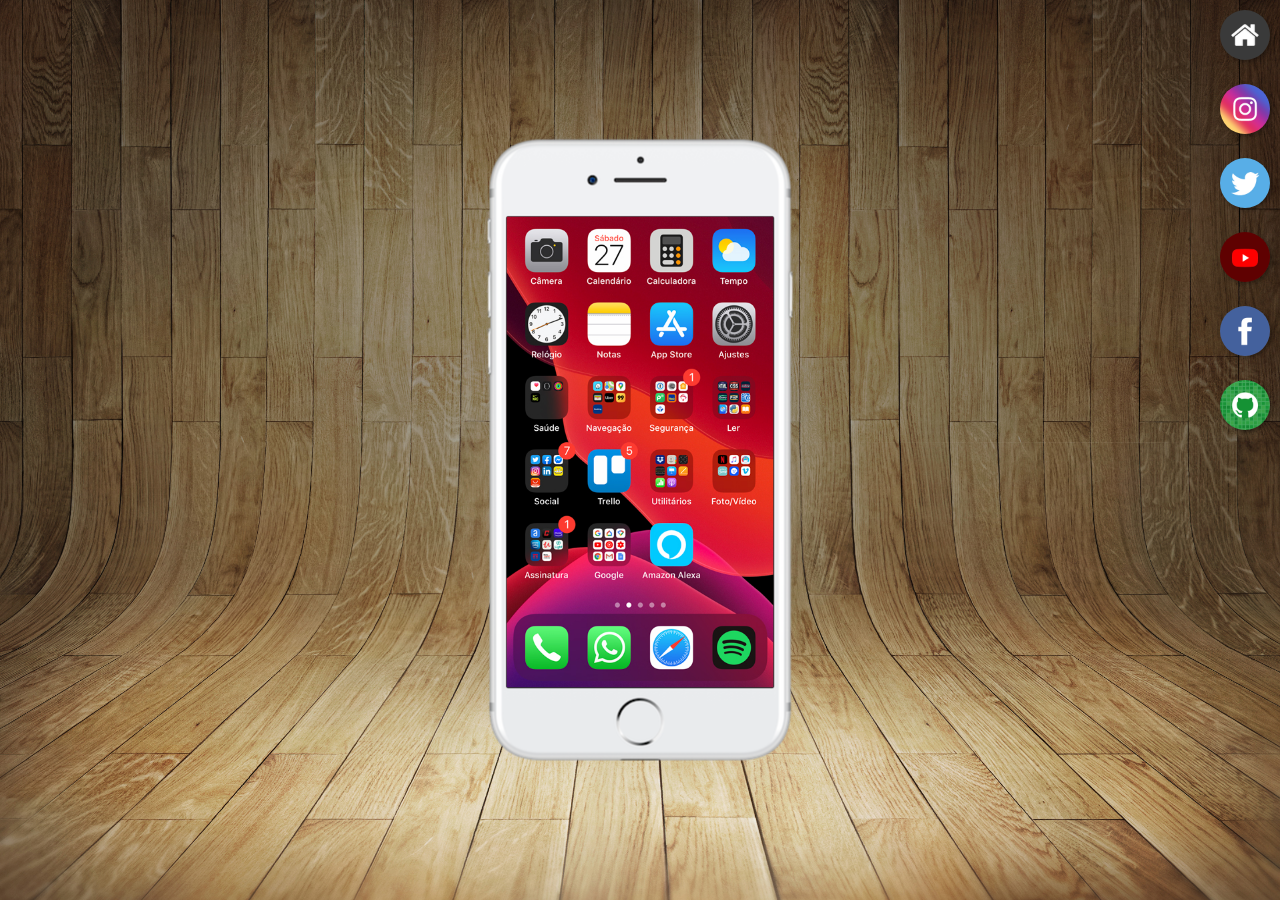
<file: index.html>
<!DOCTYPE html>
<html lang="pt-br">
<head>
    <meta charset="UTF-8">
    <meta http-equiv="X-UA-Compatible" content="IE=edge">
    <meta name="viewport" content="width=device-width, initial-scale=1.0">
     <link rel="shortcut icon" href="favicon.ico" type="image/x-icon">
     <link rel="stylesheet" href="estilos/style.css">
    <title>Document</title>
</head>
<body>
    <main>
        <section id="telefone">
            <iframe src="home.html" name="tela"
            id="tela" frameborder="0"></iframe>
        </section>
        <section id="redes-sociais">
            <a href="home.html" target="tela"><img src="imagens/logo-home.jpg" alt=""></a><br>

            <a href="insta.html" target="tela"><img src="imagens/logo-instagram.jpg" alt=""></a><br>

            <a href="tw.html" target="tela"><img src="imagens/logo-twitter.jpg" alt=""></a><br>

            <a href="youtube.html" target="tela"><img src="imagens/logo-youtube.jpg" alt=""></a><br>

            <a href="face.html" target="tela"><img src="imagens/logo-facebook.jpg" alt=""></a><br>

            <a href="git.html" target="tela"><img src="imagens/logo-github.jpg" alt=""></a><br>
        </section>
    </main>
</body>
</html>
</file>
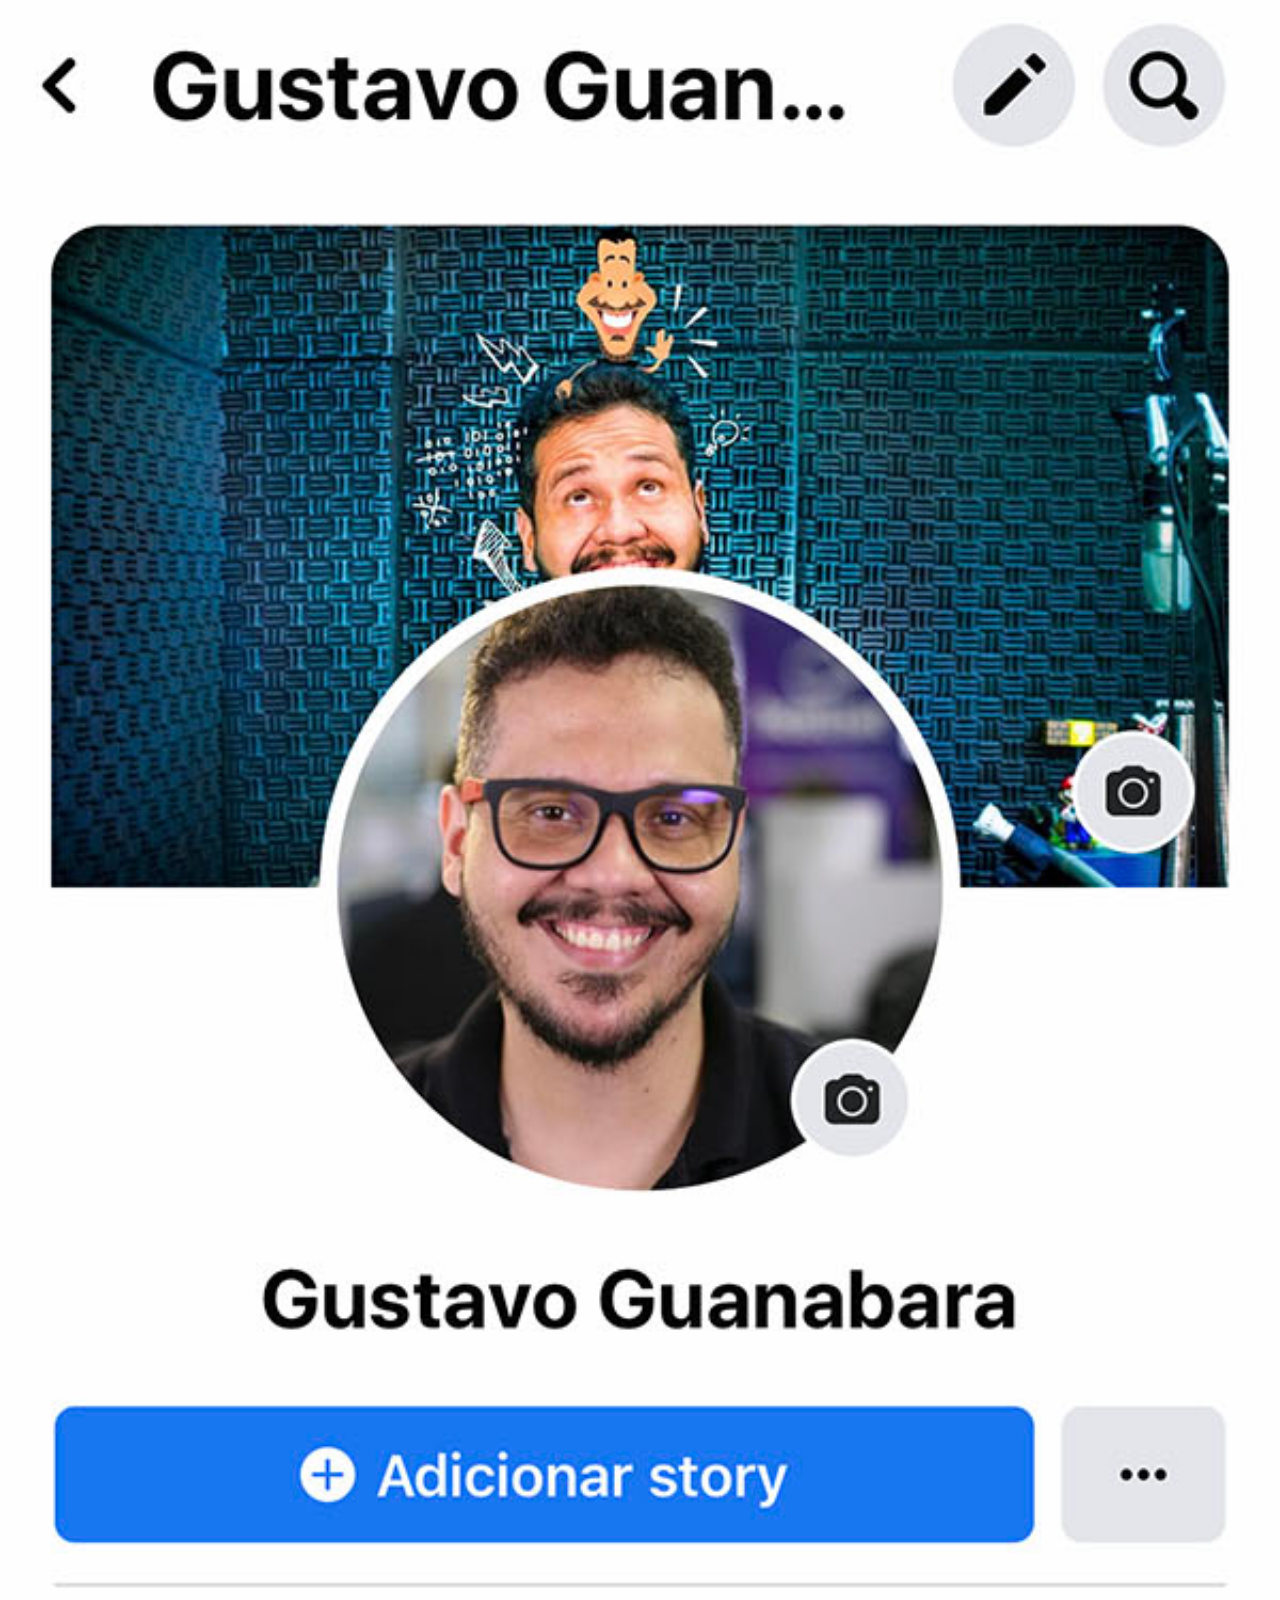
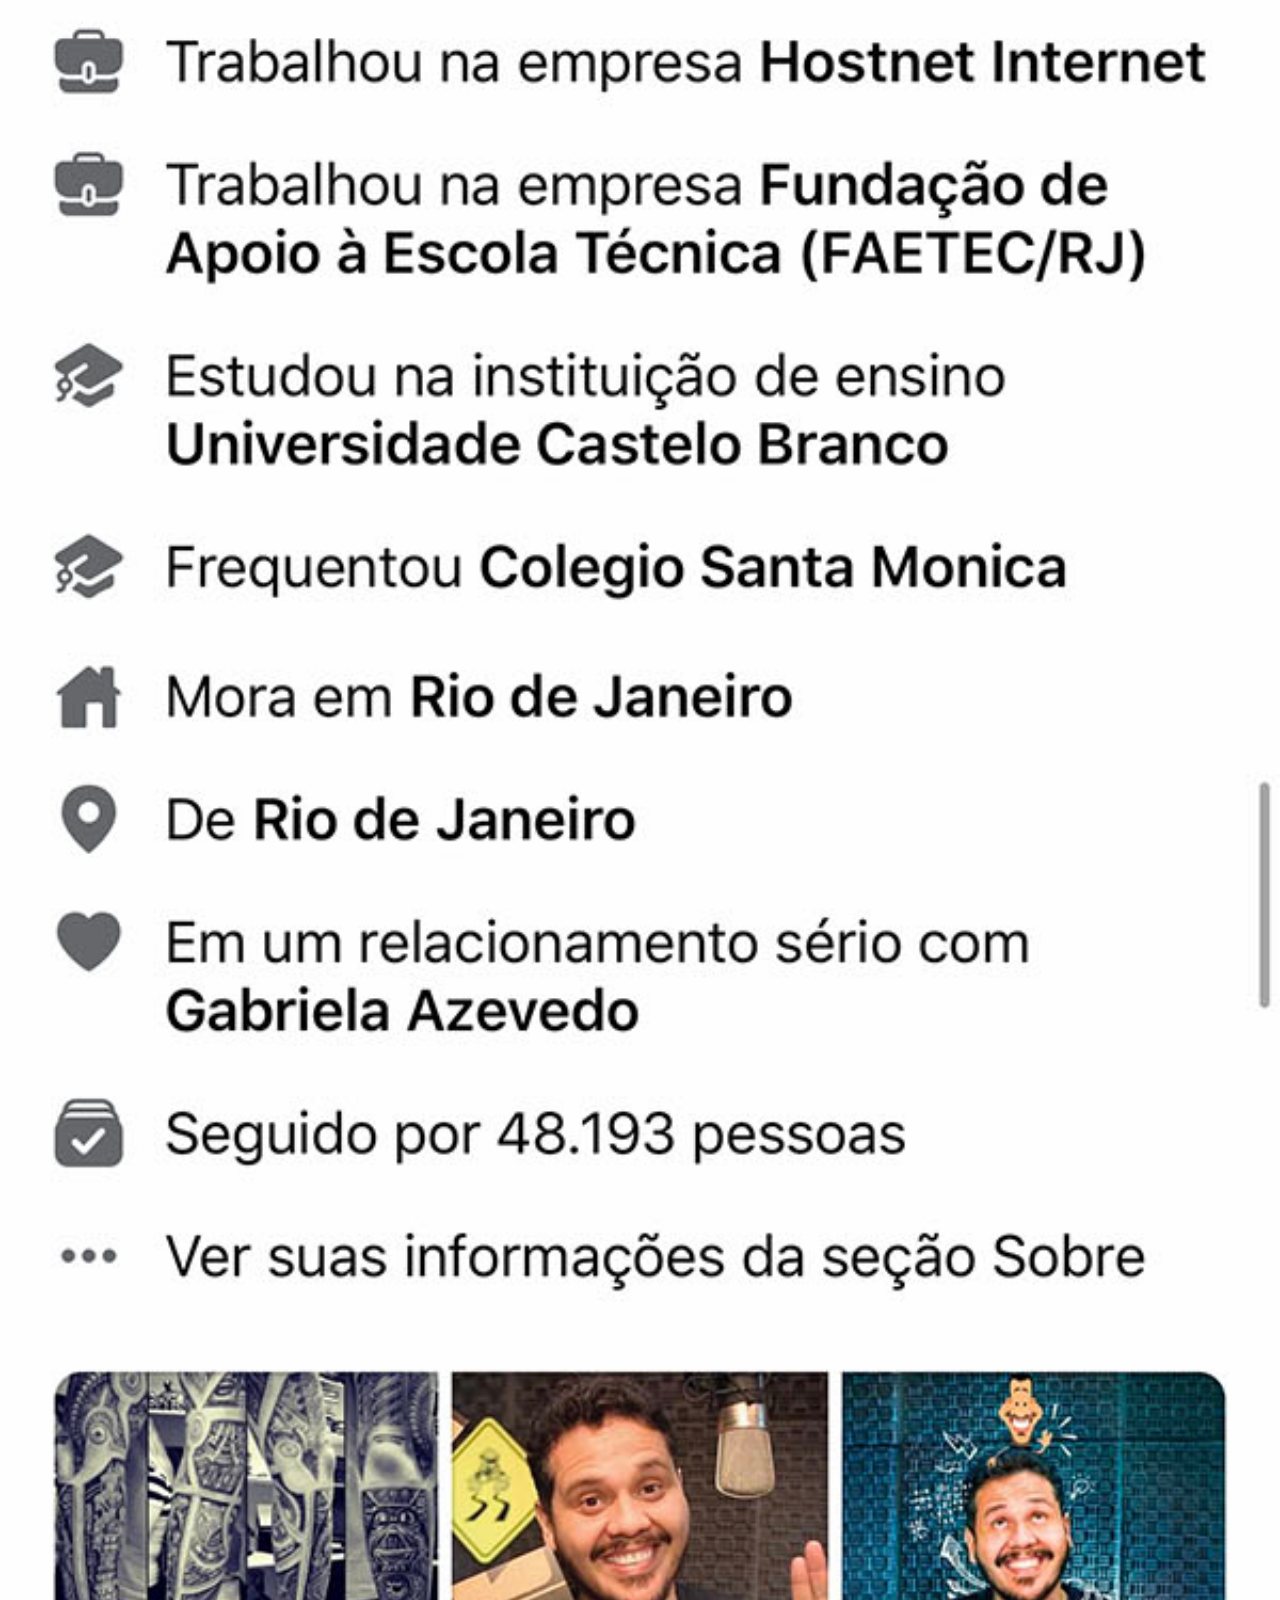
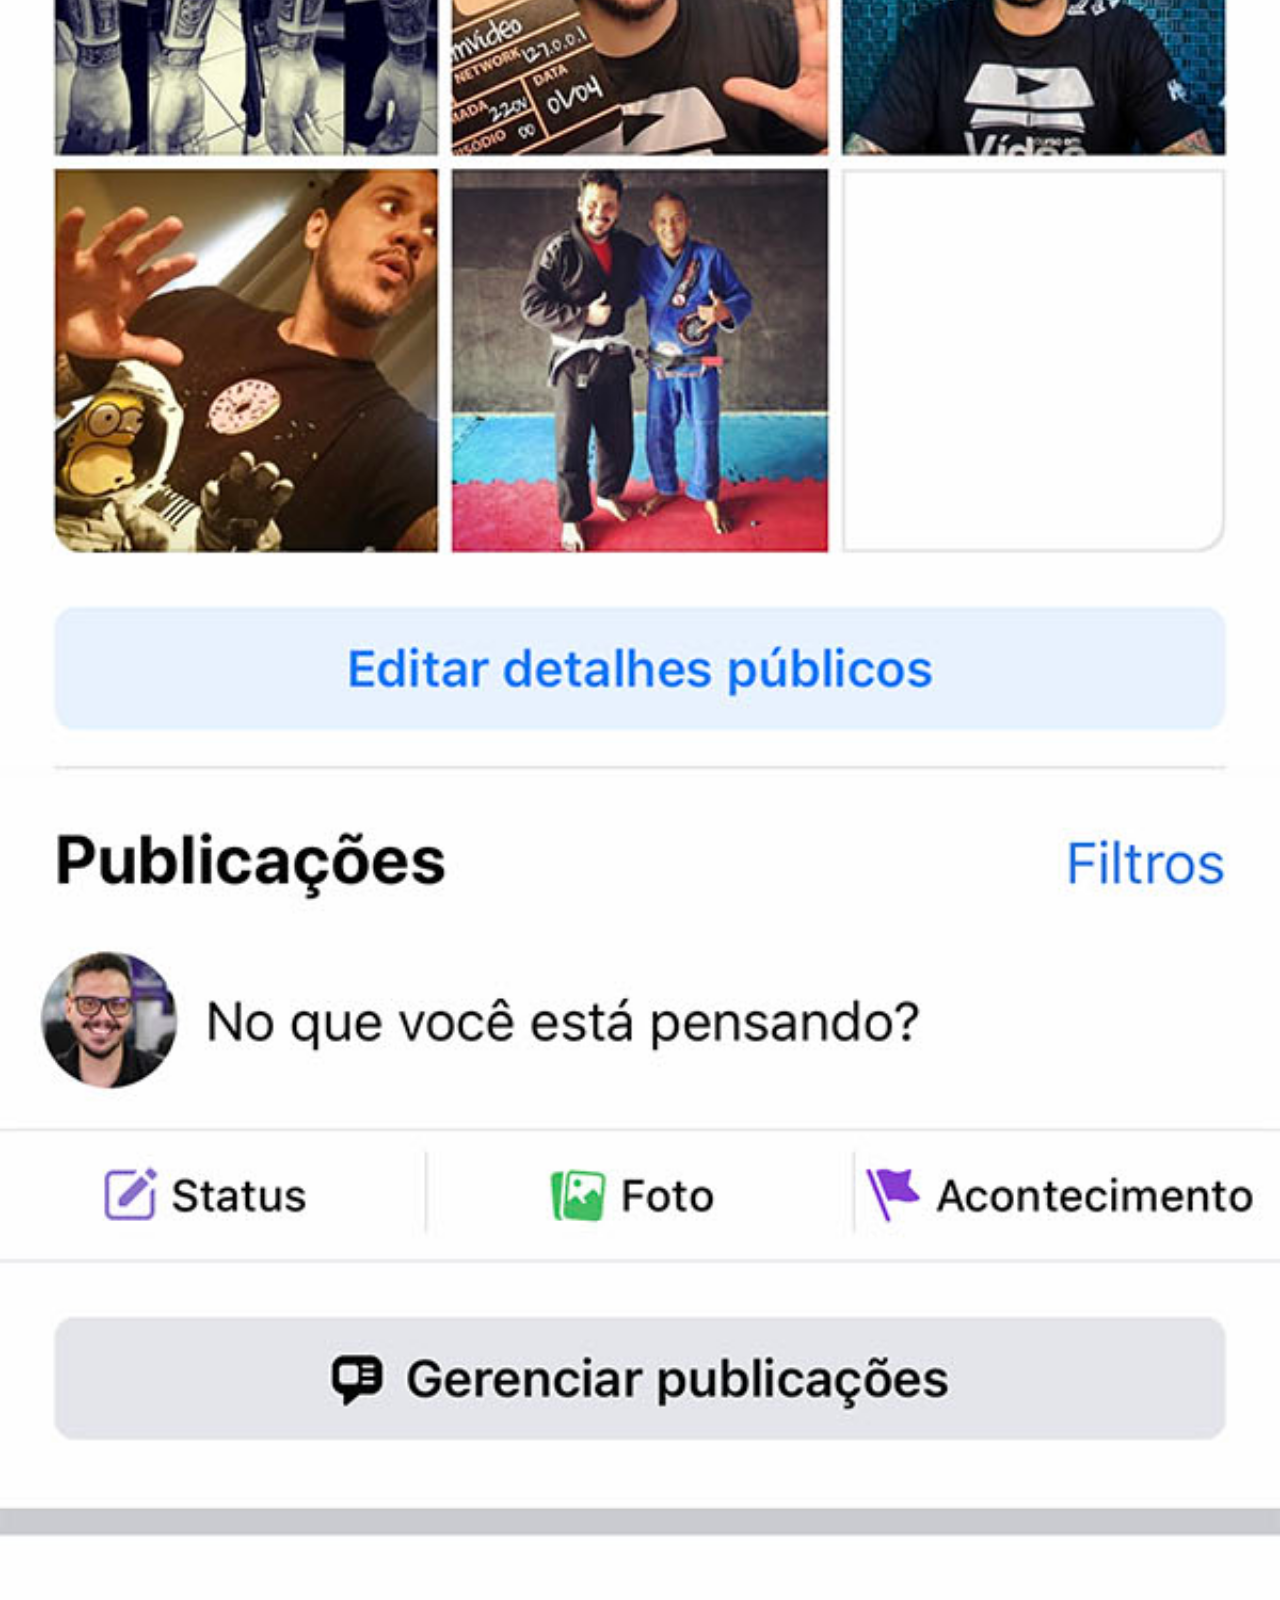
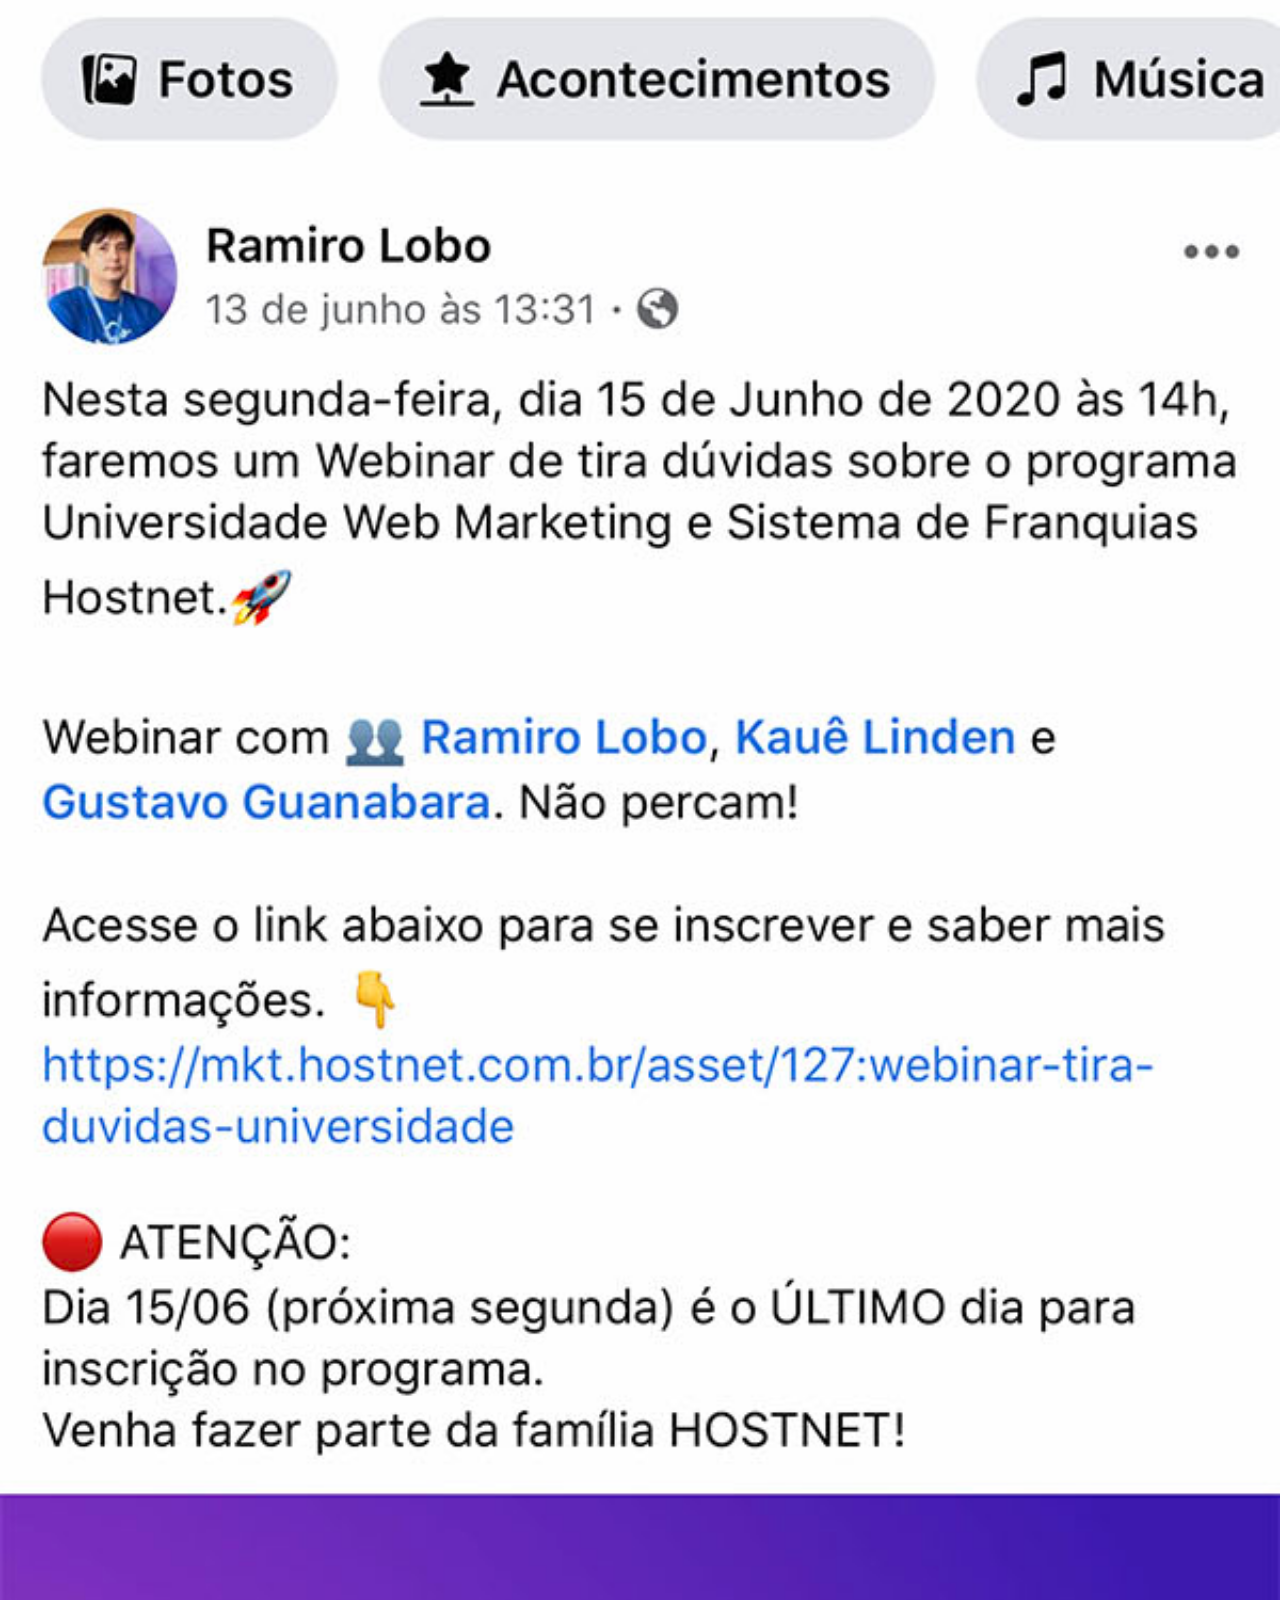
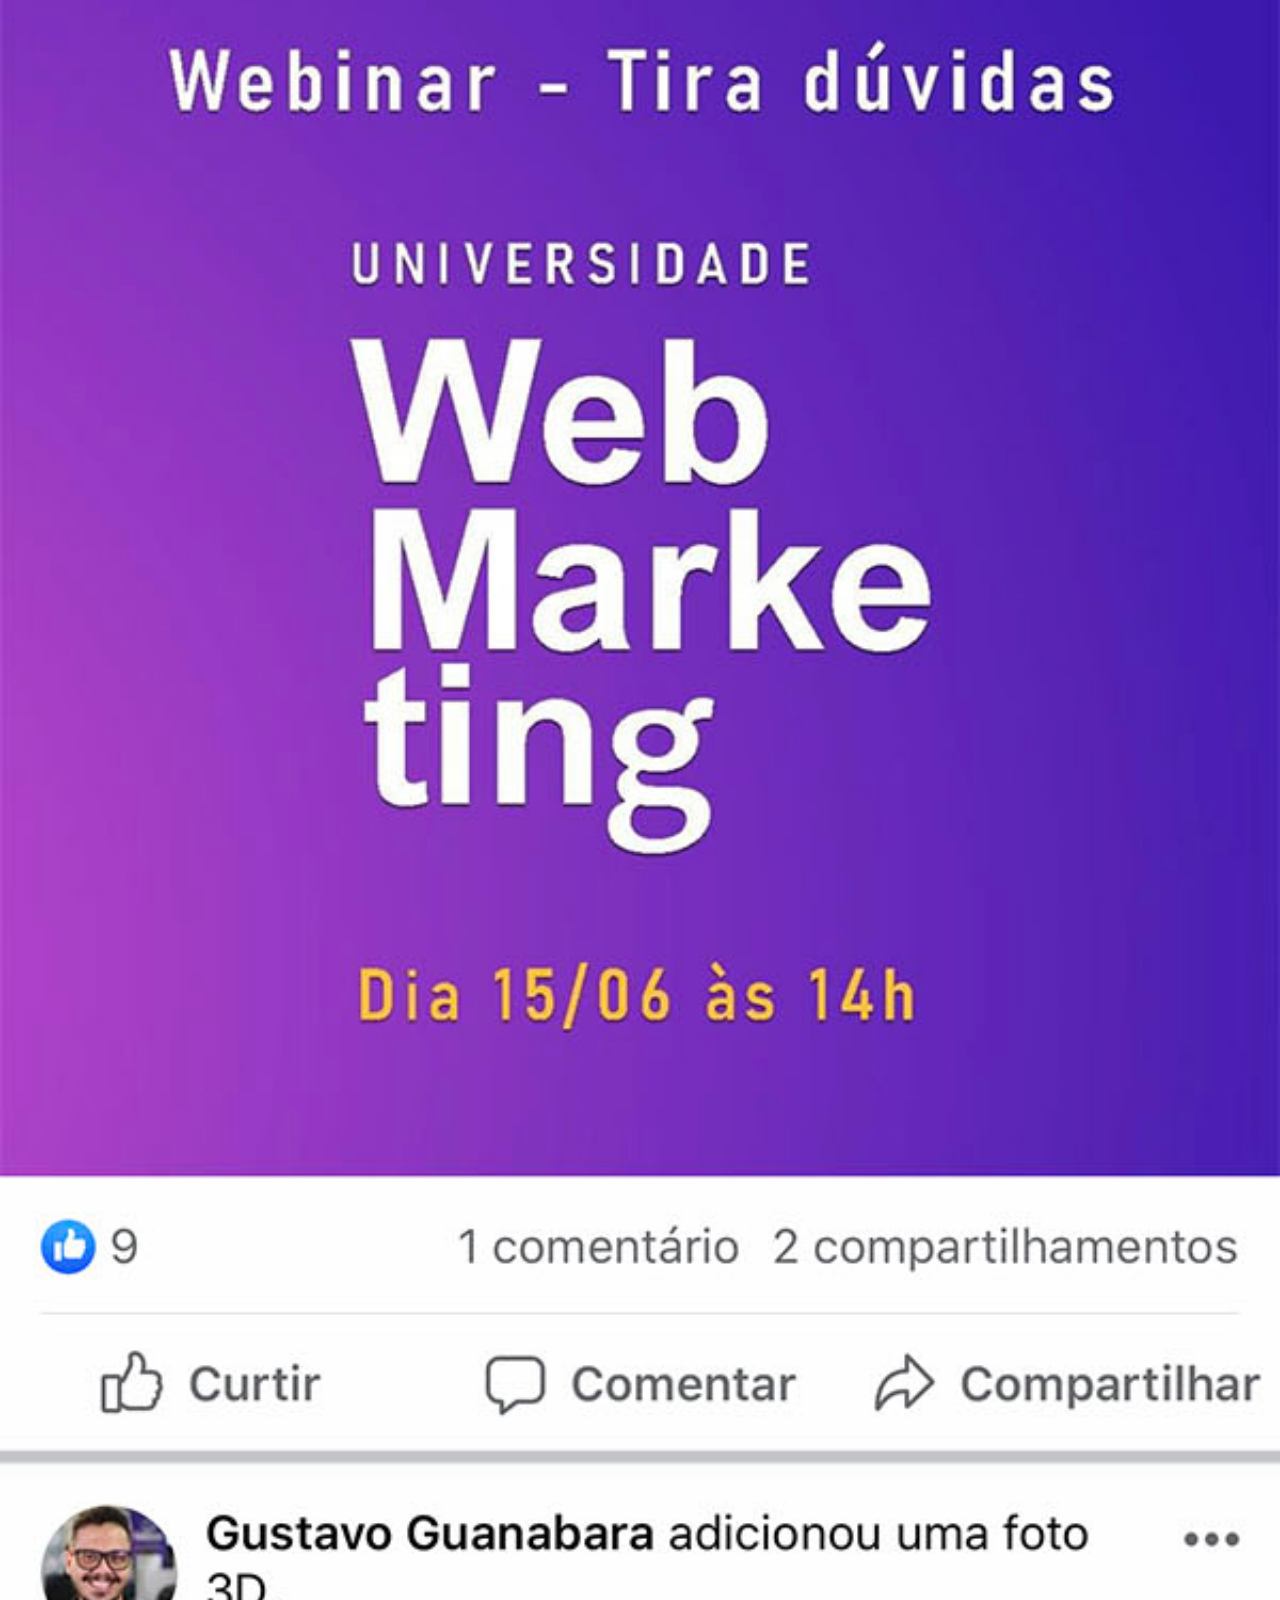
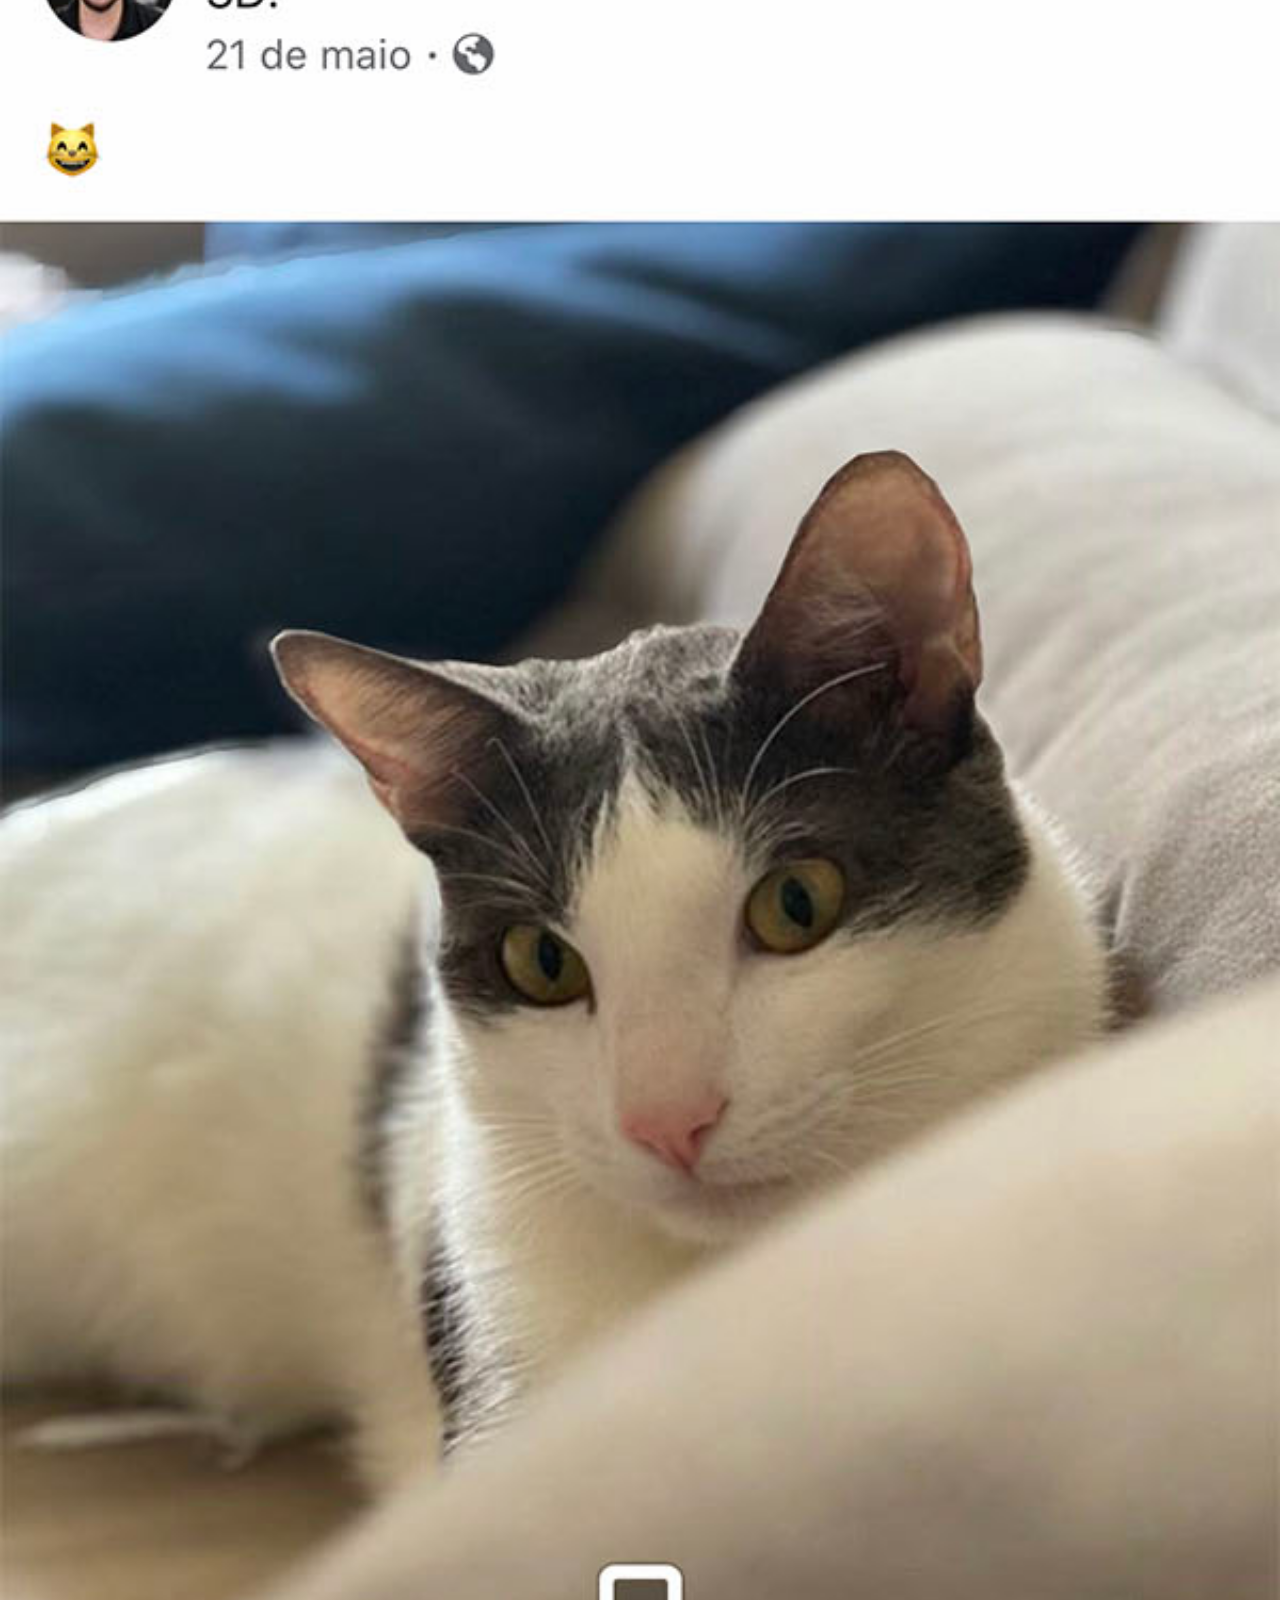
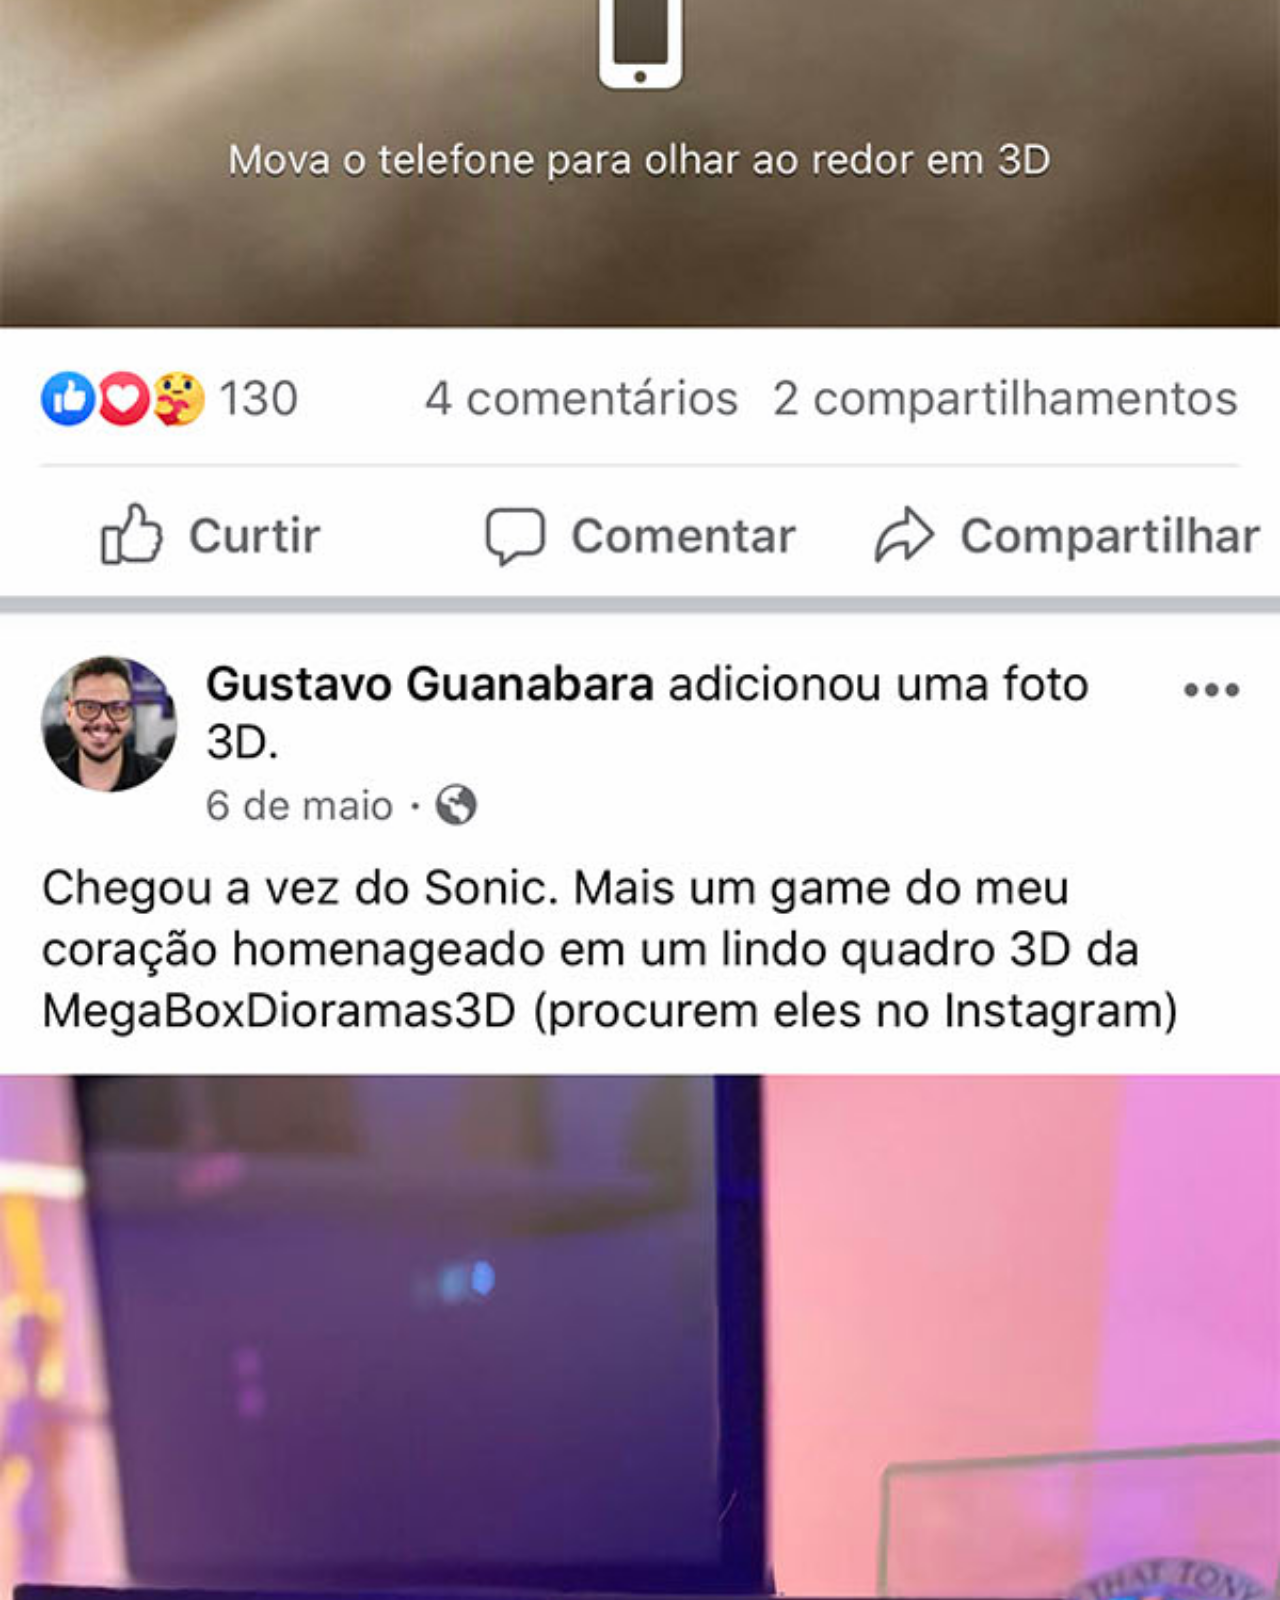
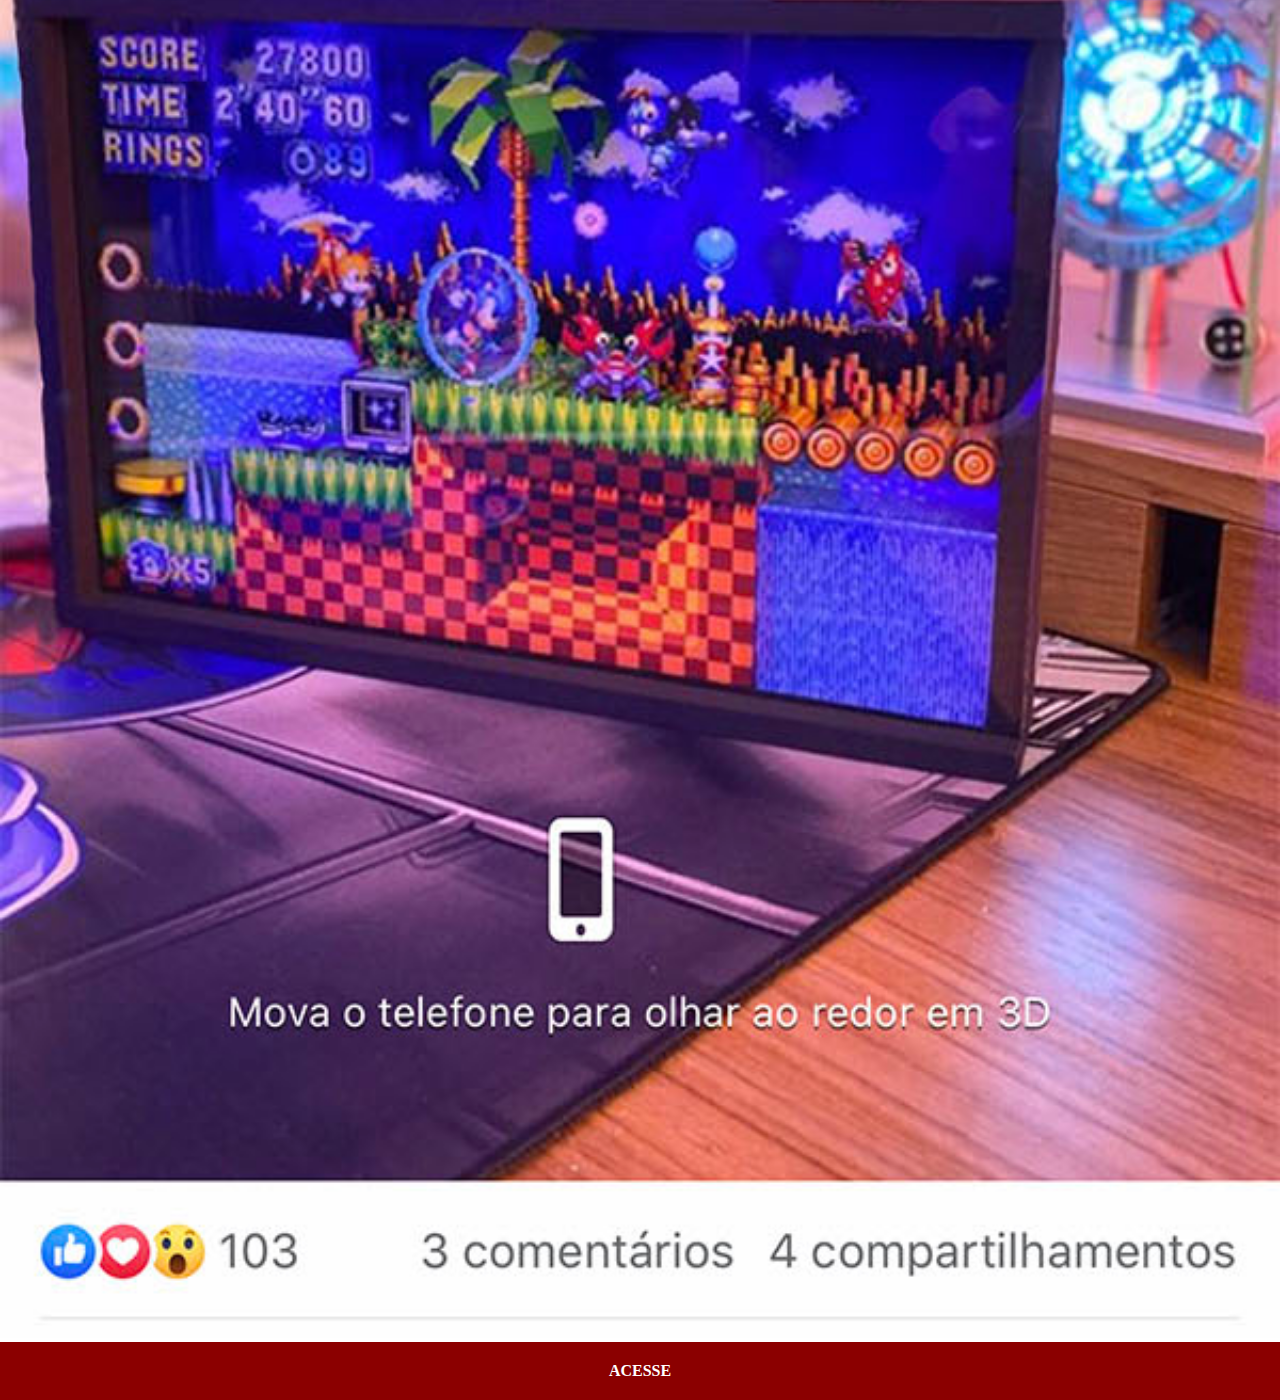
<file: face.html>
<!DOCTYPE html>
<html lang="pt-br">
<head>
    <meta charset="UTF-8">
    <meta http-equiv="X-UA-Compatible" content="IE=edge">
    <meta name="viewport" content="width=device-width, initial-scale=1.0">
    <title>face</title>
    <link rel="stylesheet" href="estilos/social.css">
</head>
<body>
    <img src="imagens/tela-facebook.jpg" alt="">
    <a href="#">ACESSE</a>
</body>
</html>
</file>
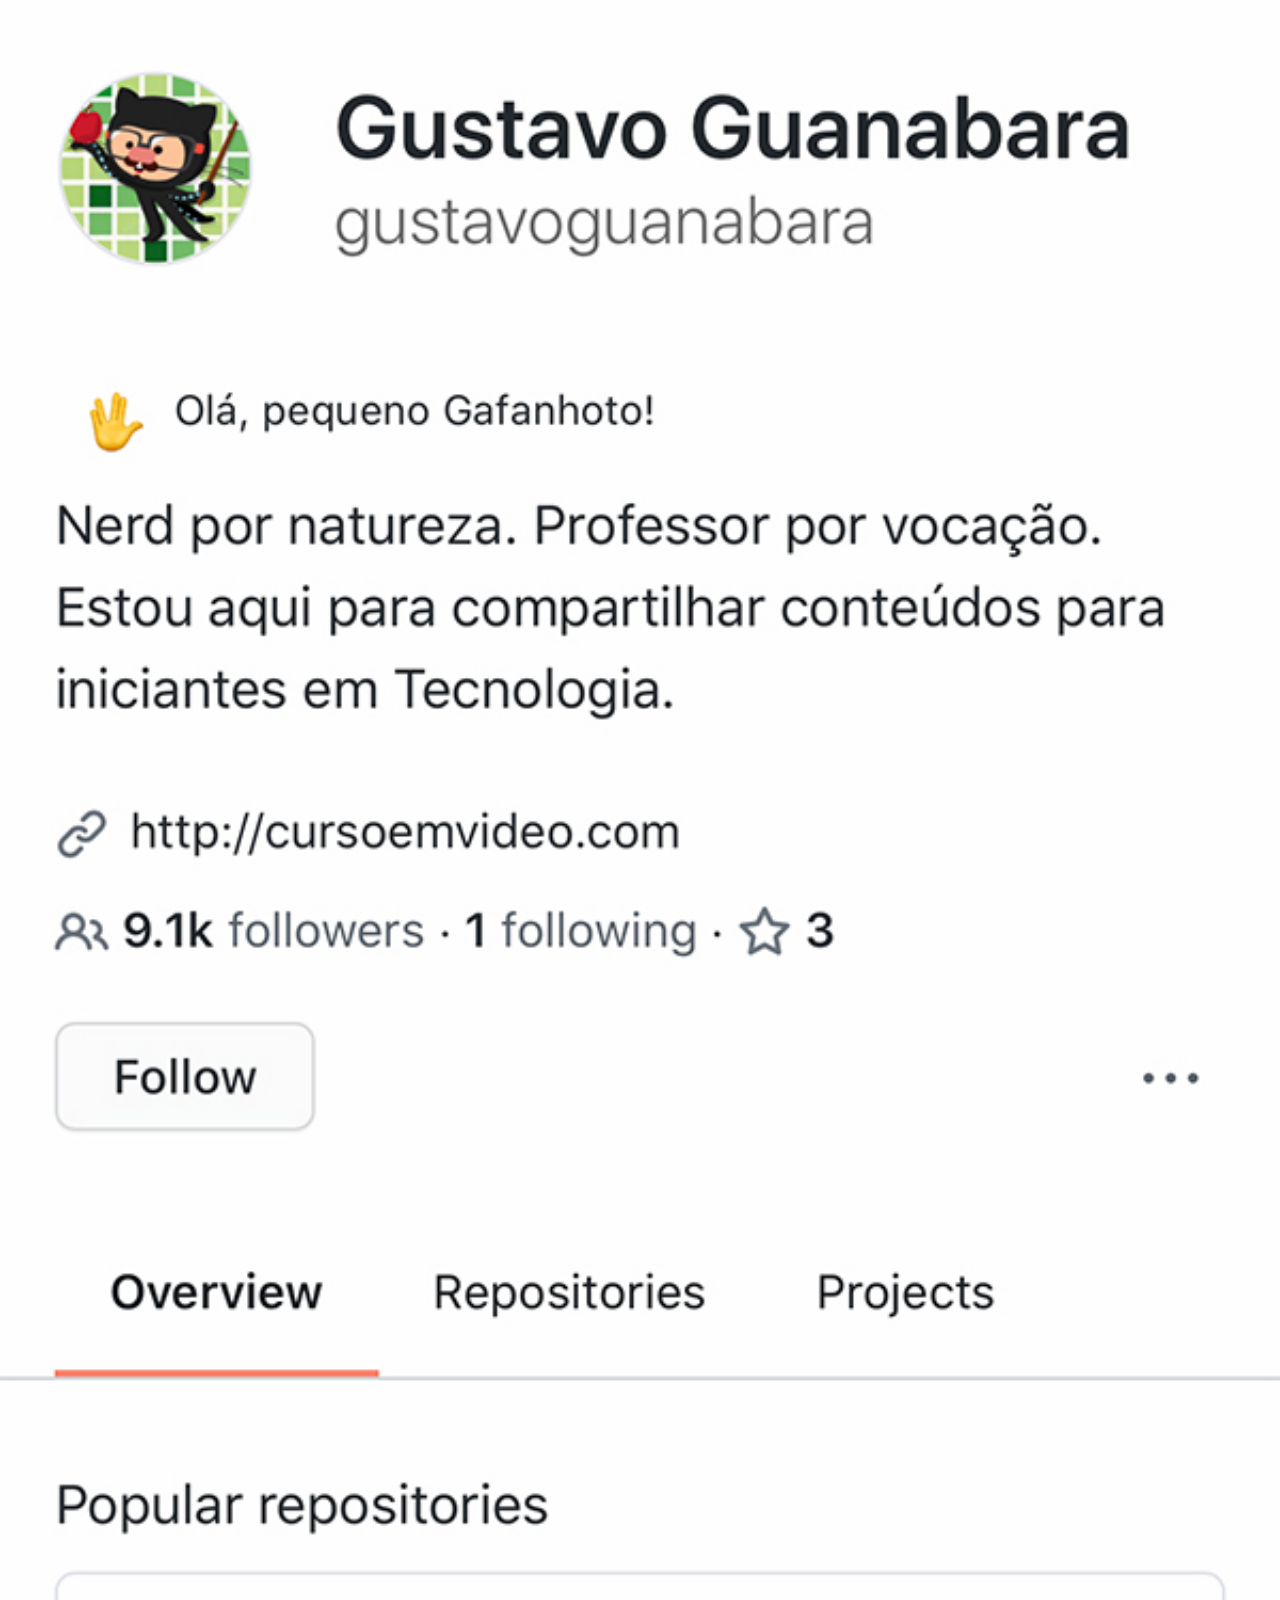
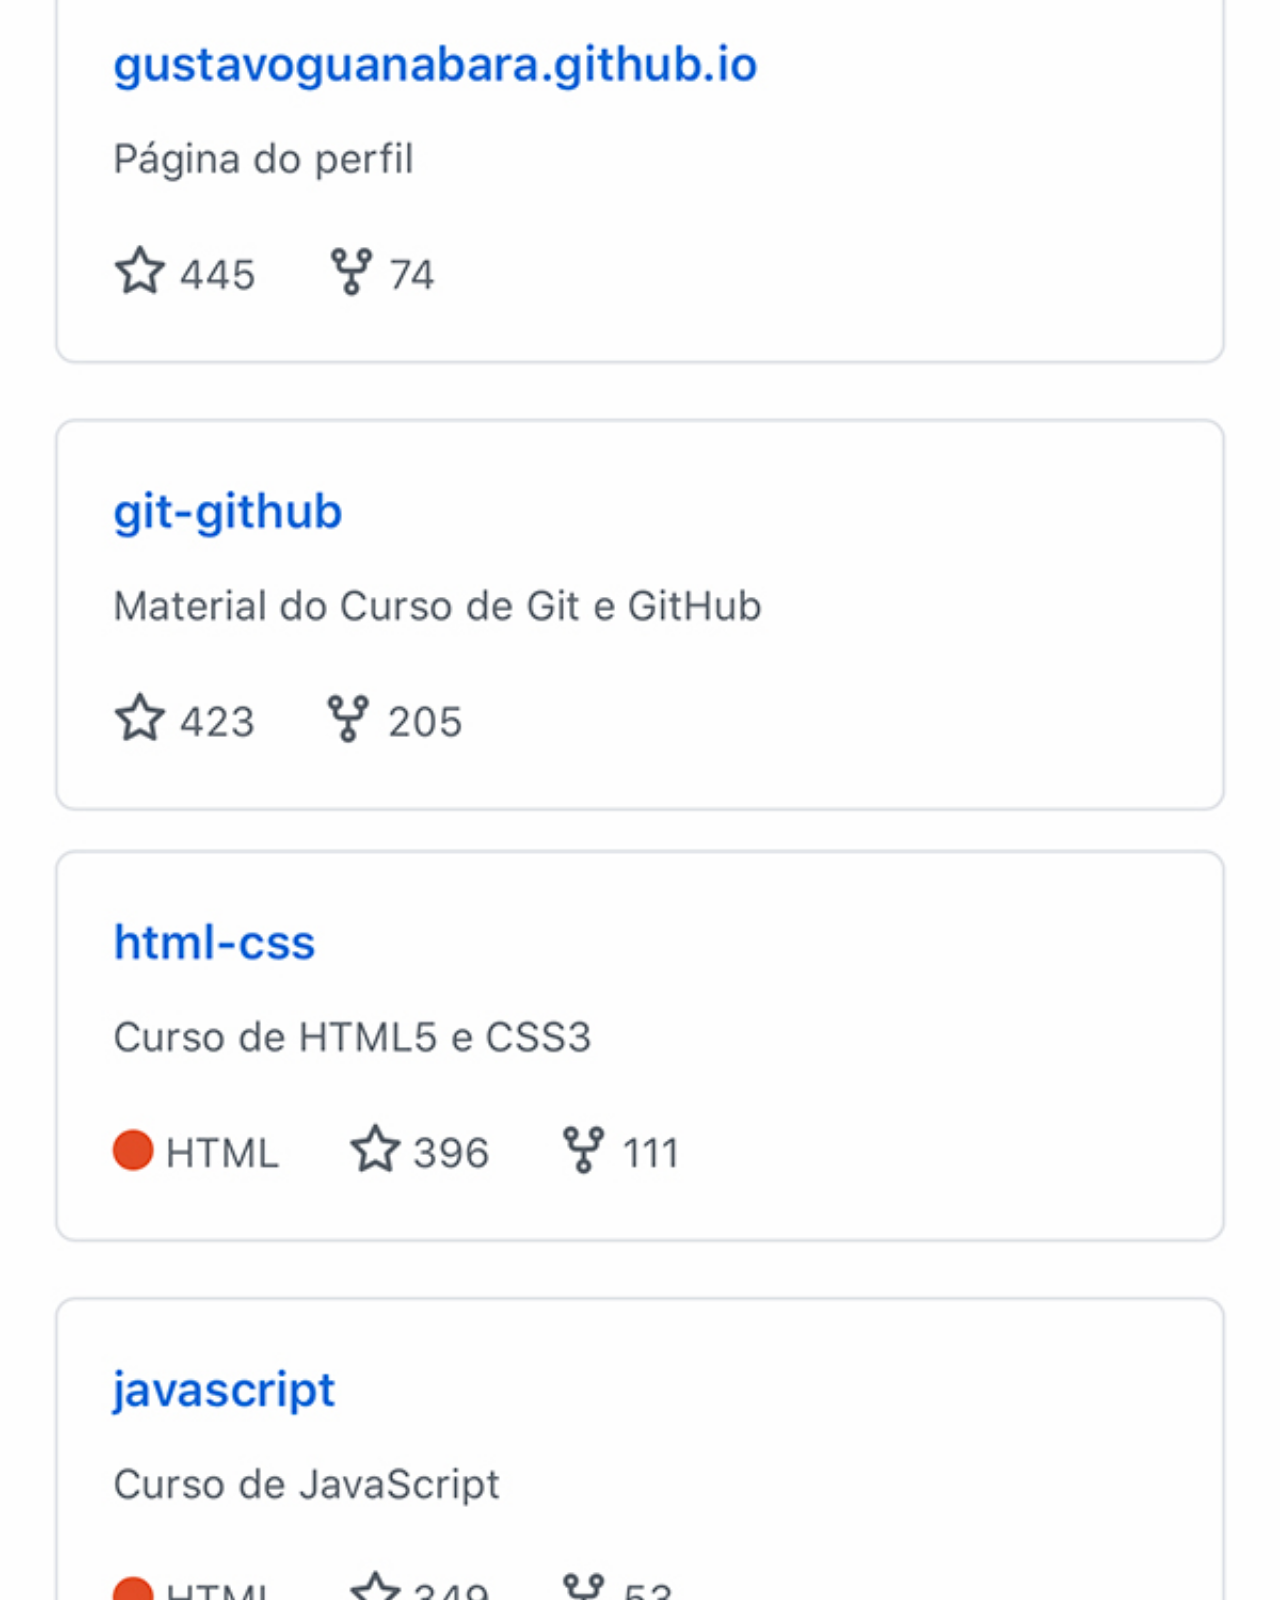
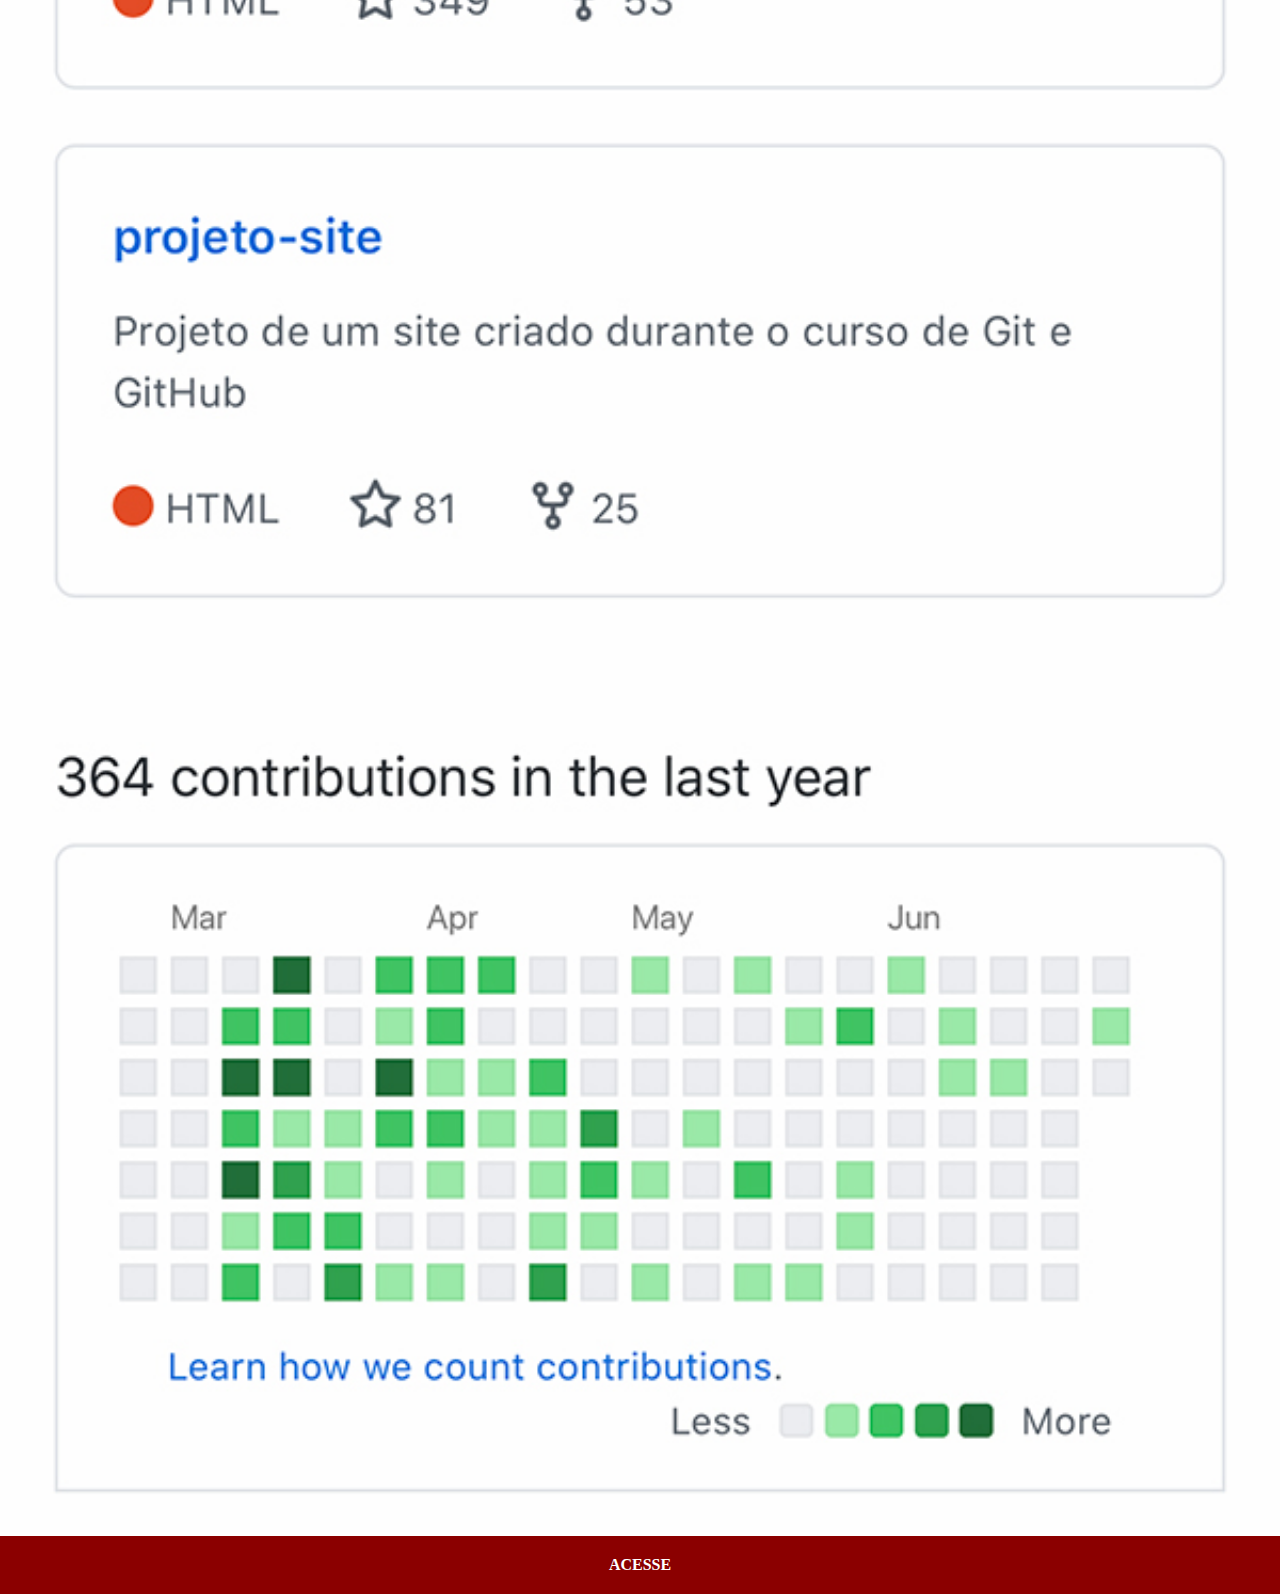
<file: git.html>
<!DOCTYPE html>
<html lang="pt-br">
<head>
    <meta charset="UTF-8">
    <meta http-equiv="X-UA-Compatible" content="IE=edge">
    <meta name="viewport" content="width=device-width, initial-scale=1.0">
    <title>git</title>
    <link rel="stylesheet" href="estilos/social.css">
</head>
<body>
    <img src="imagens/tela-github.jpg" alt="">
    <a href="#">ACESSE</a>
</body>
</html>
</file>
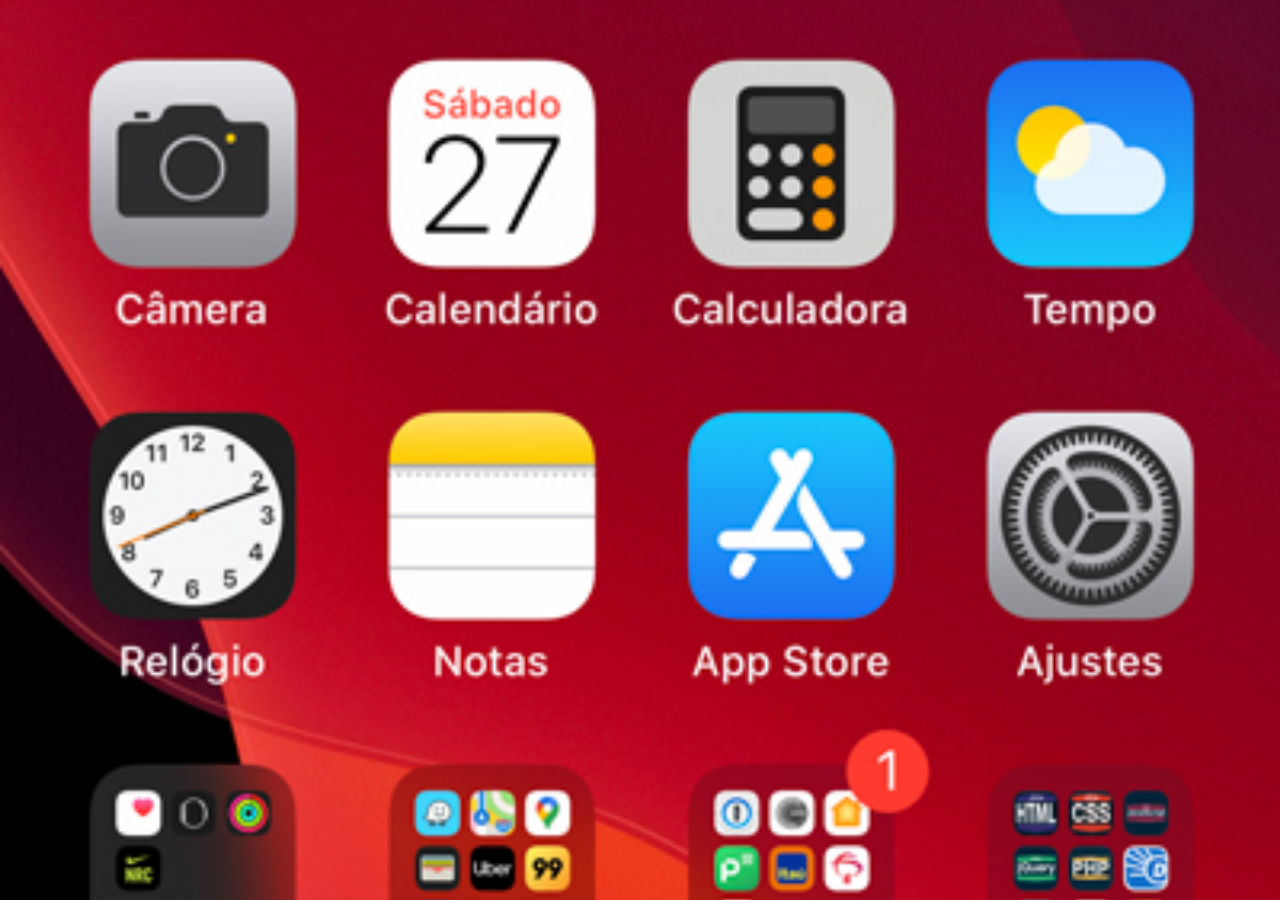
<file: home.html>
<!DOCTYPE html>
<html lang="pt-br">
<head>
    <meta charset="UTF-8">
    <meta http-equiv="X-UA-Compatible" content="IE=edge">
    <meta name="viewport" content="width=device-width, initial-scale=1.0">
    <title>home</title>
    <style>
        *{
            margin: 0px;
            padding: 0px;
        }
        body{
            width: 100vw;
            height: 100vh;
            background: black url('imagens/tela-home.jpg')no-repeat top center;
            background-size: cover;
        }
    </style>
</head>
<body>
    
</body>
</html>
</file>
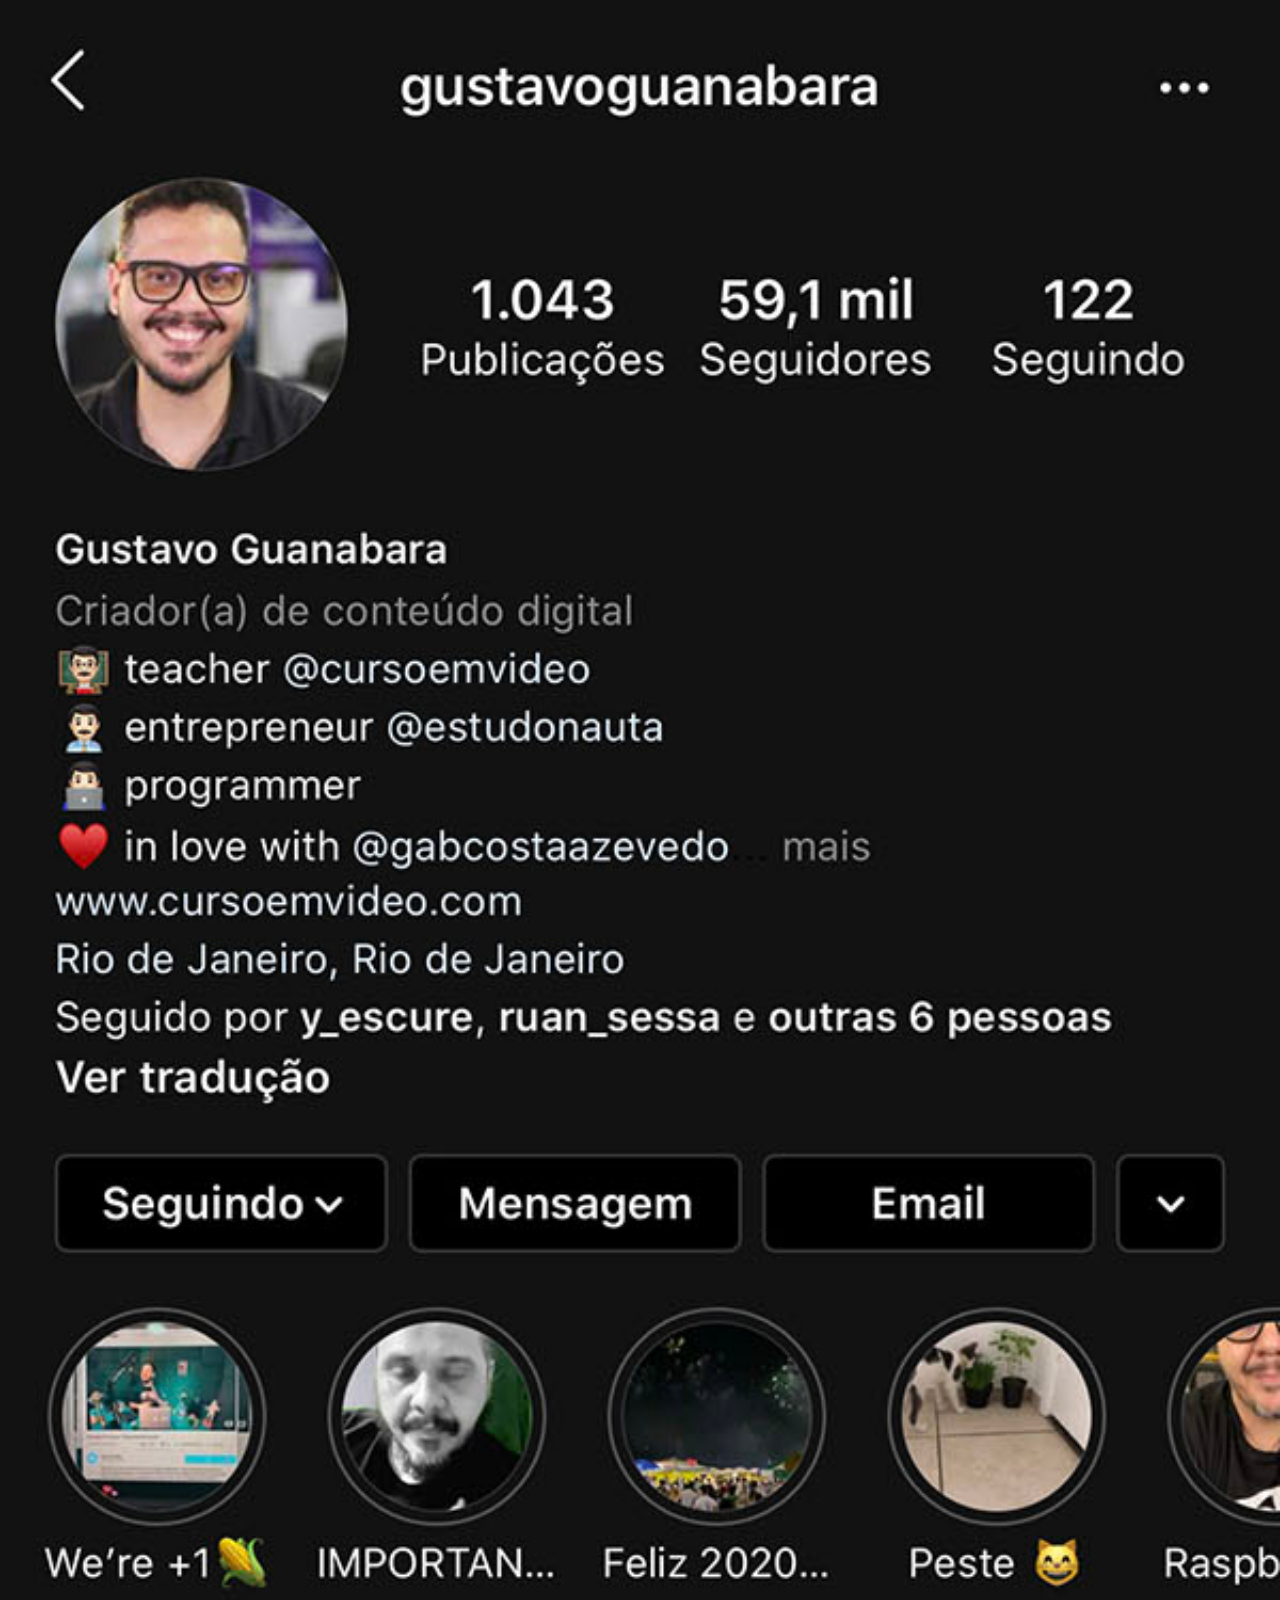
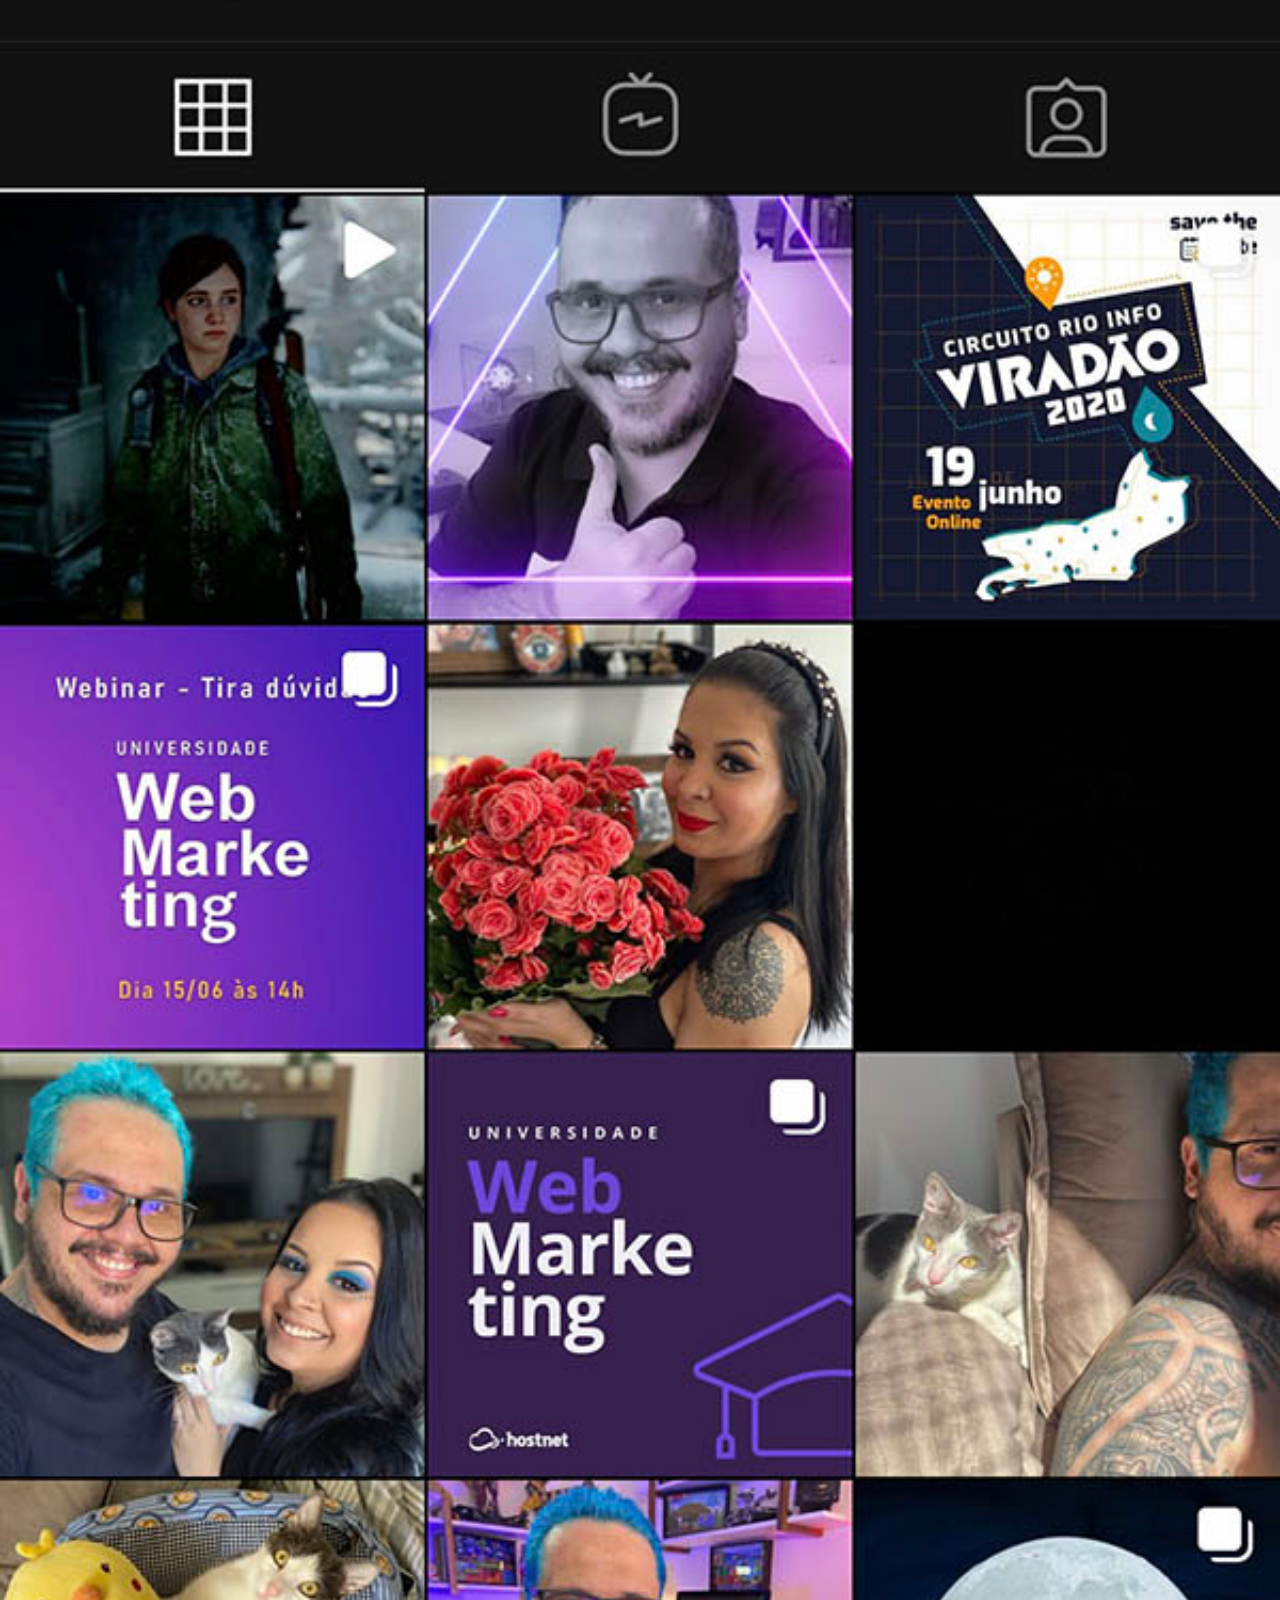
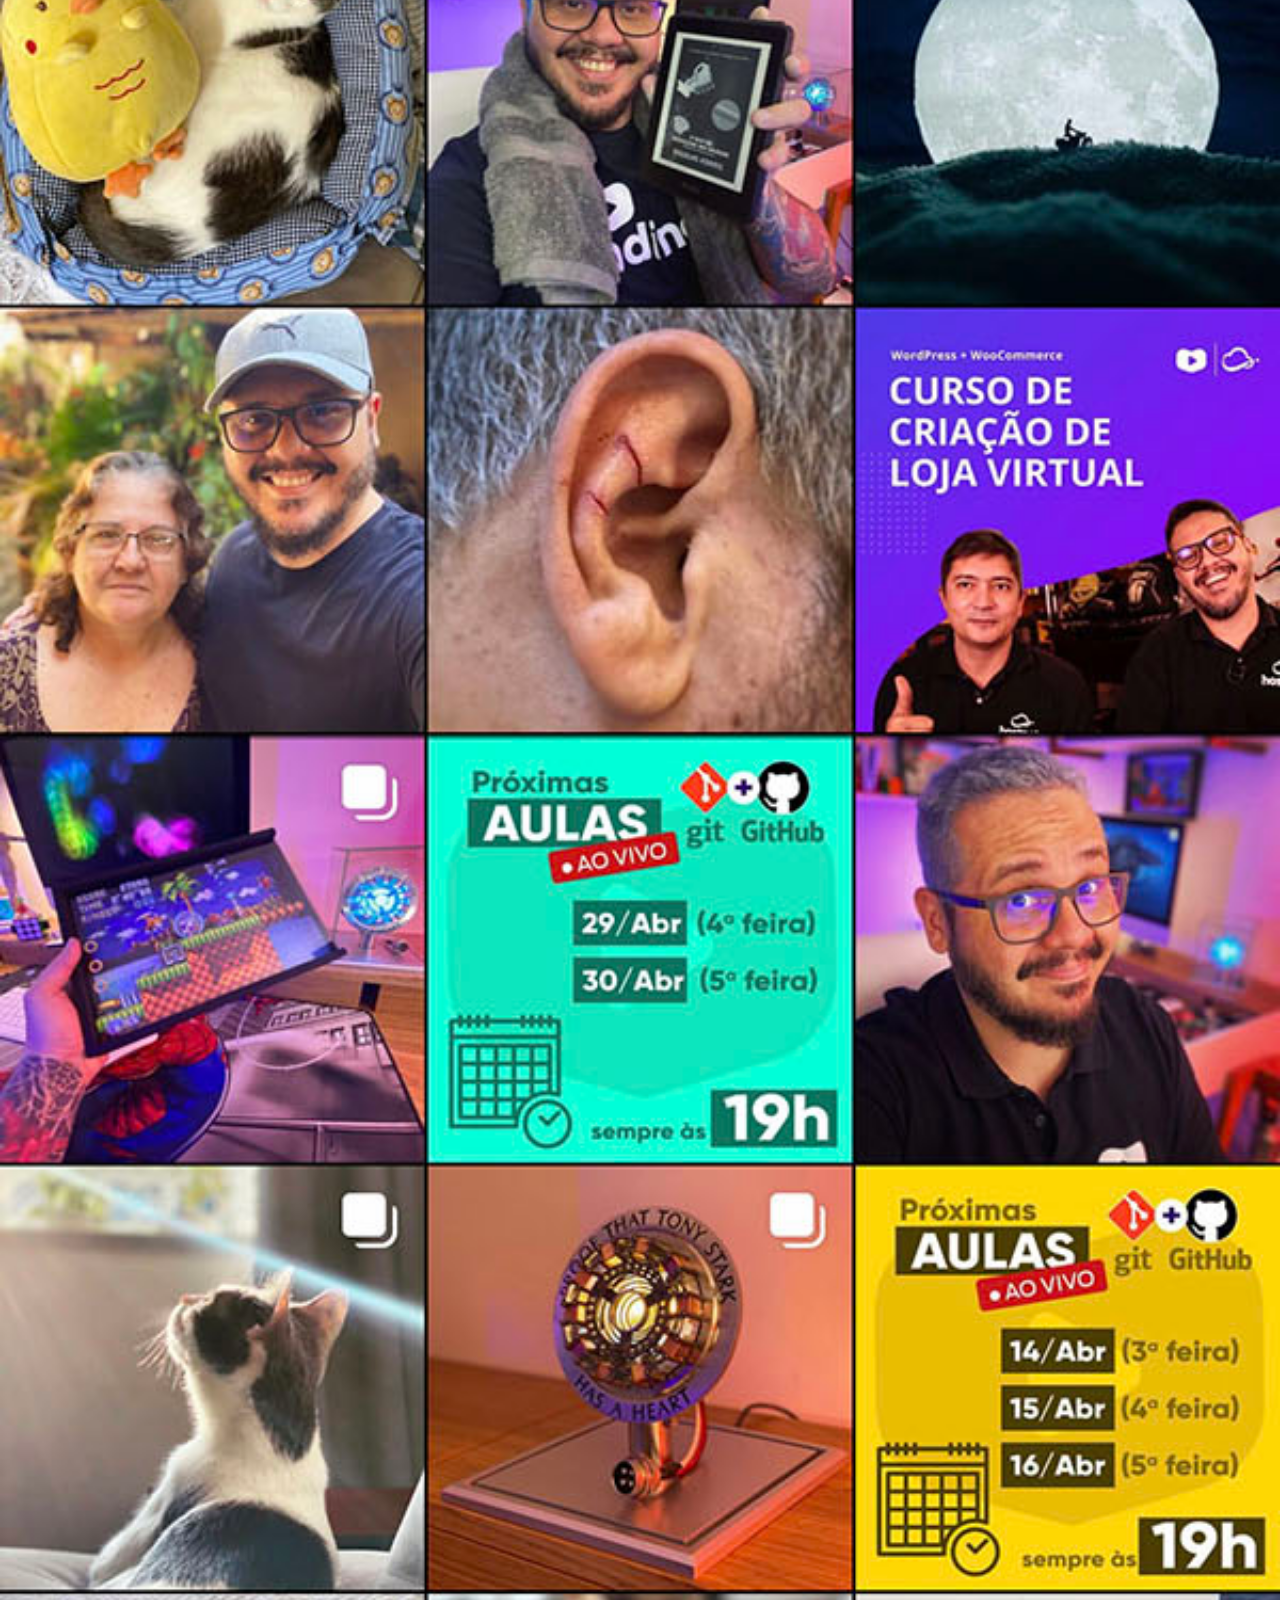
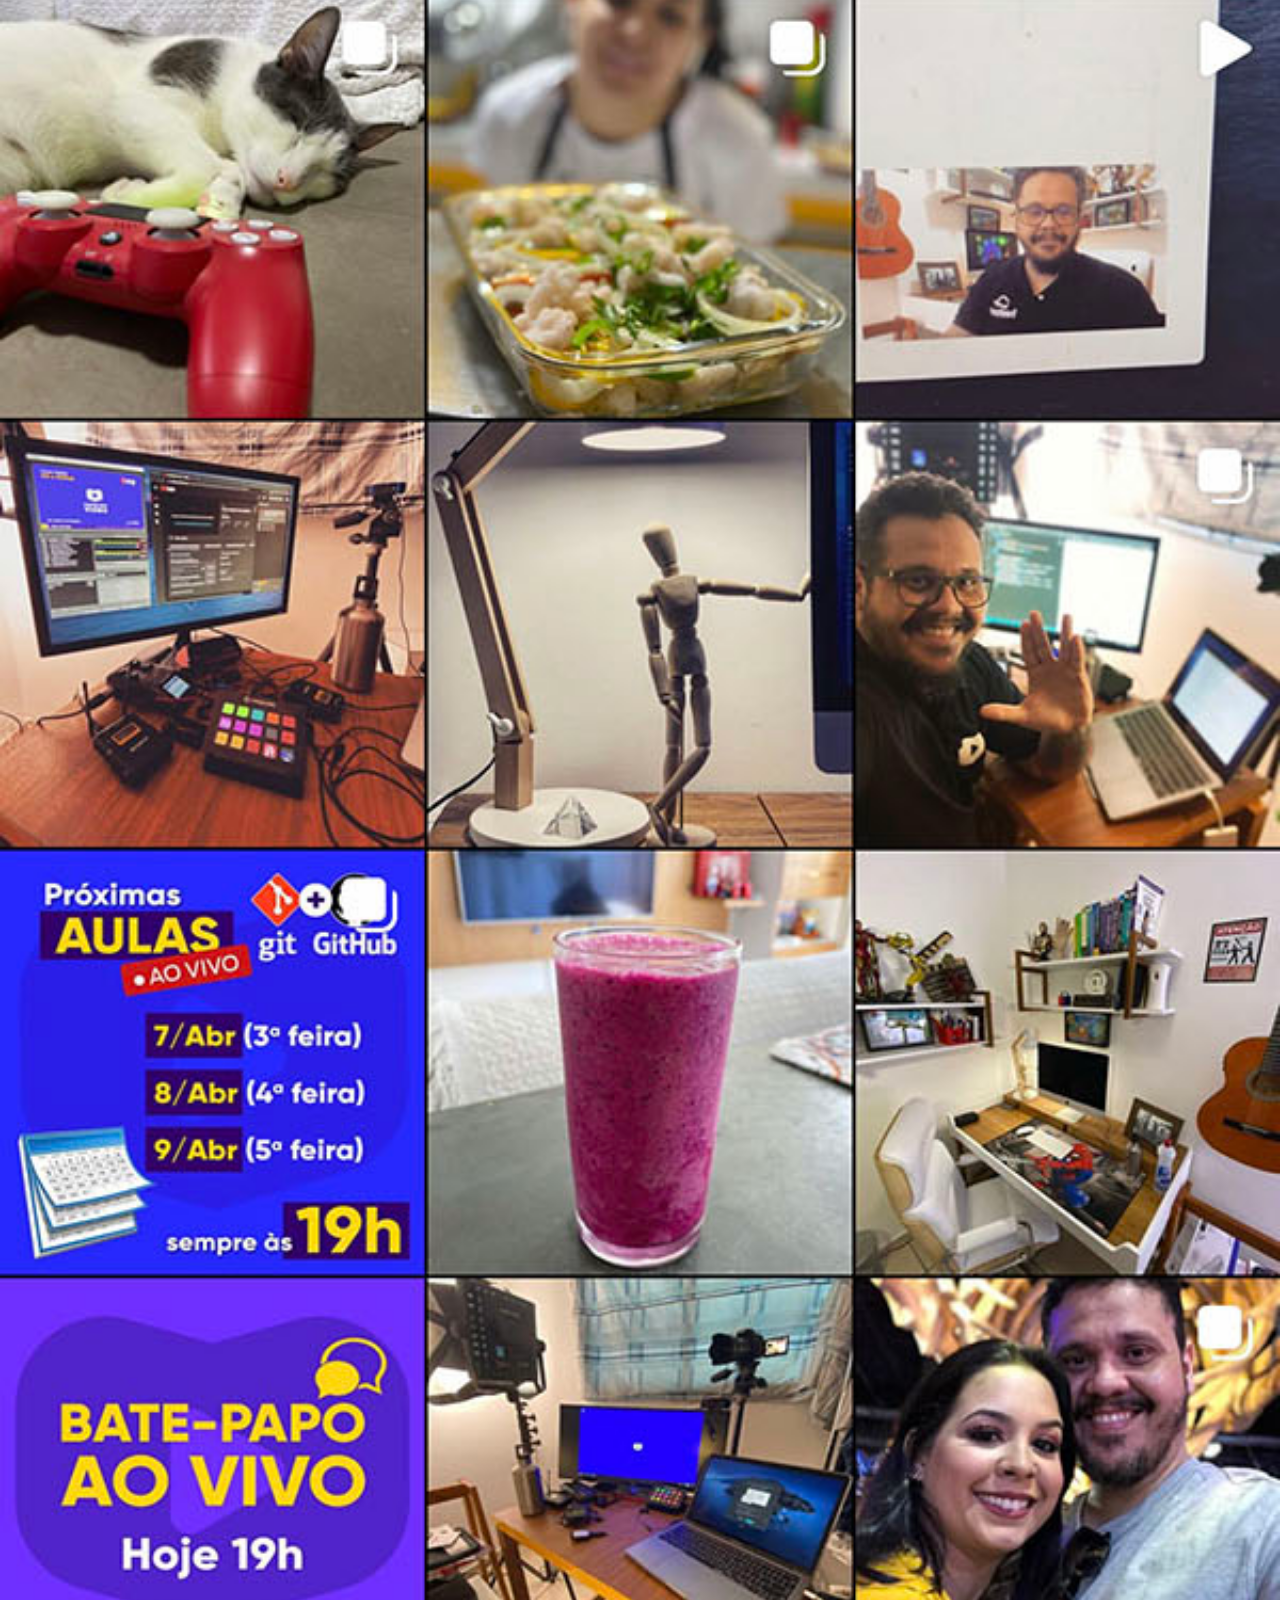
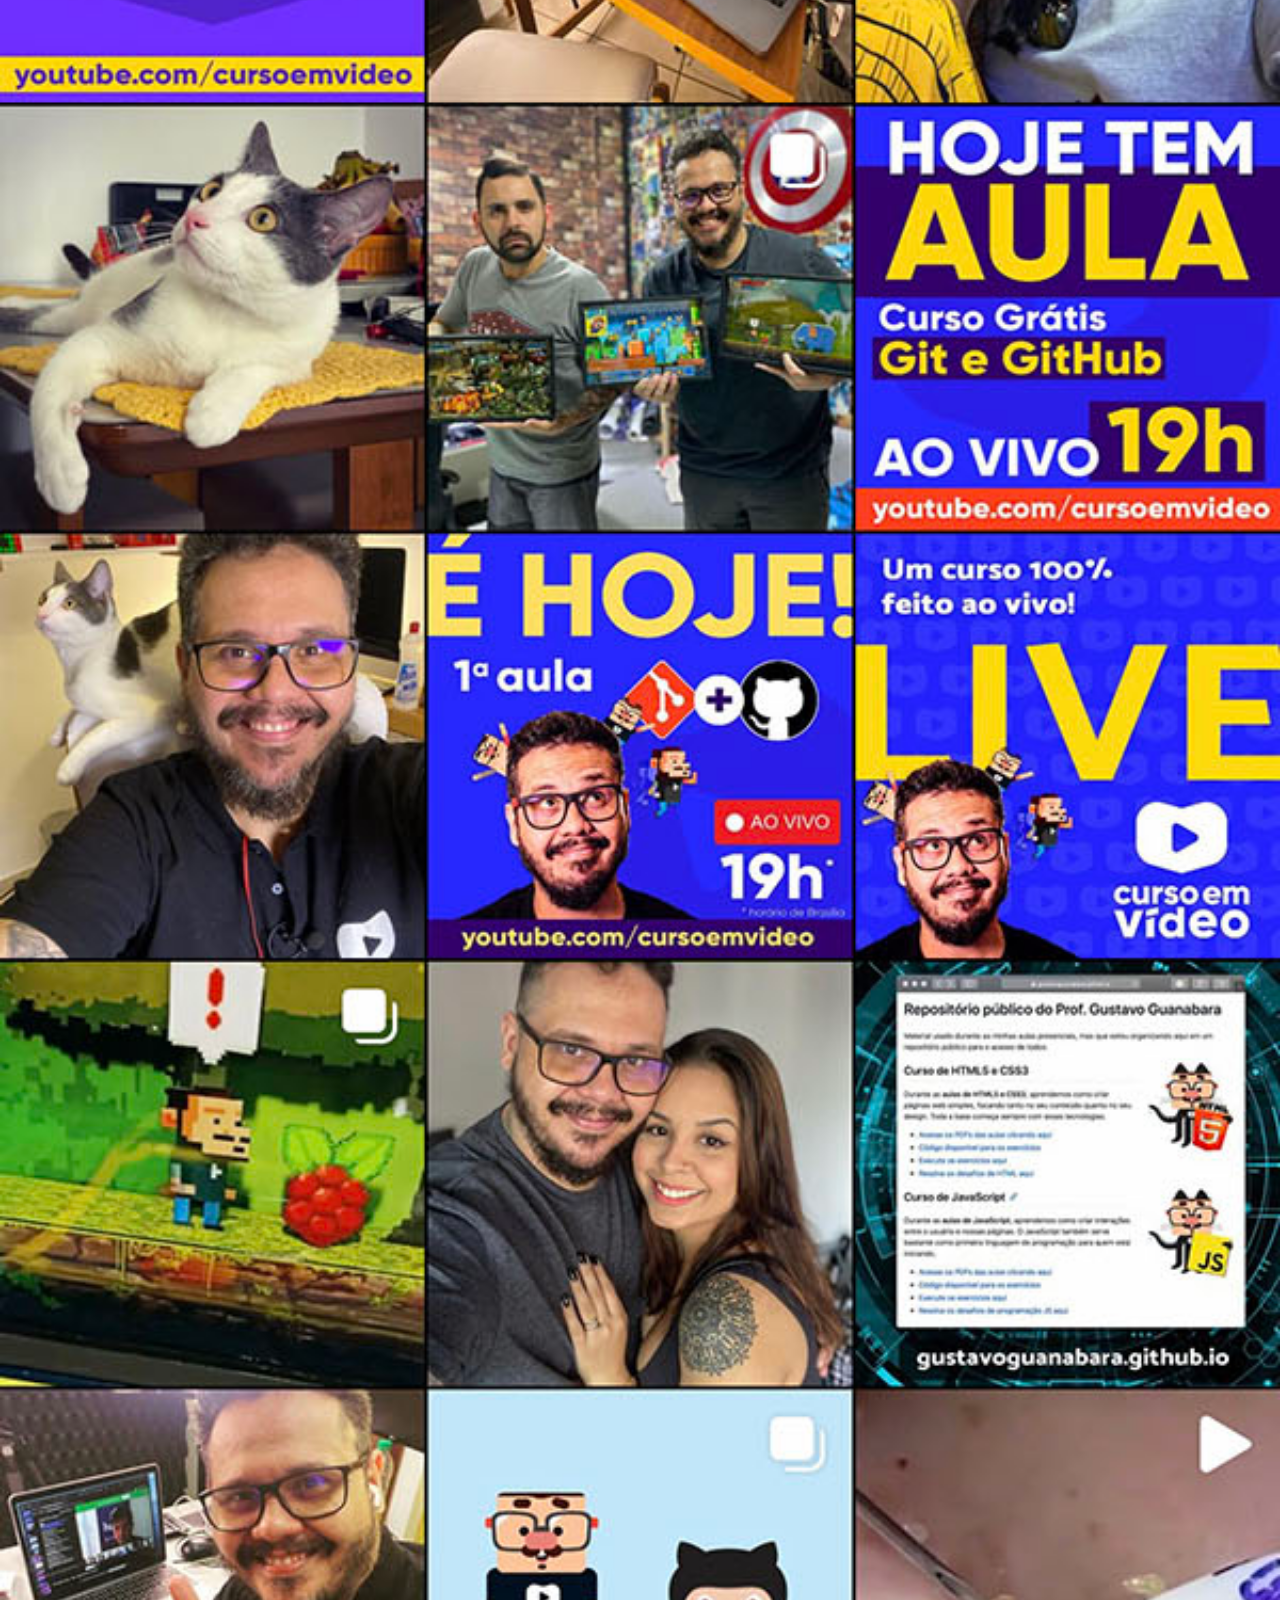
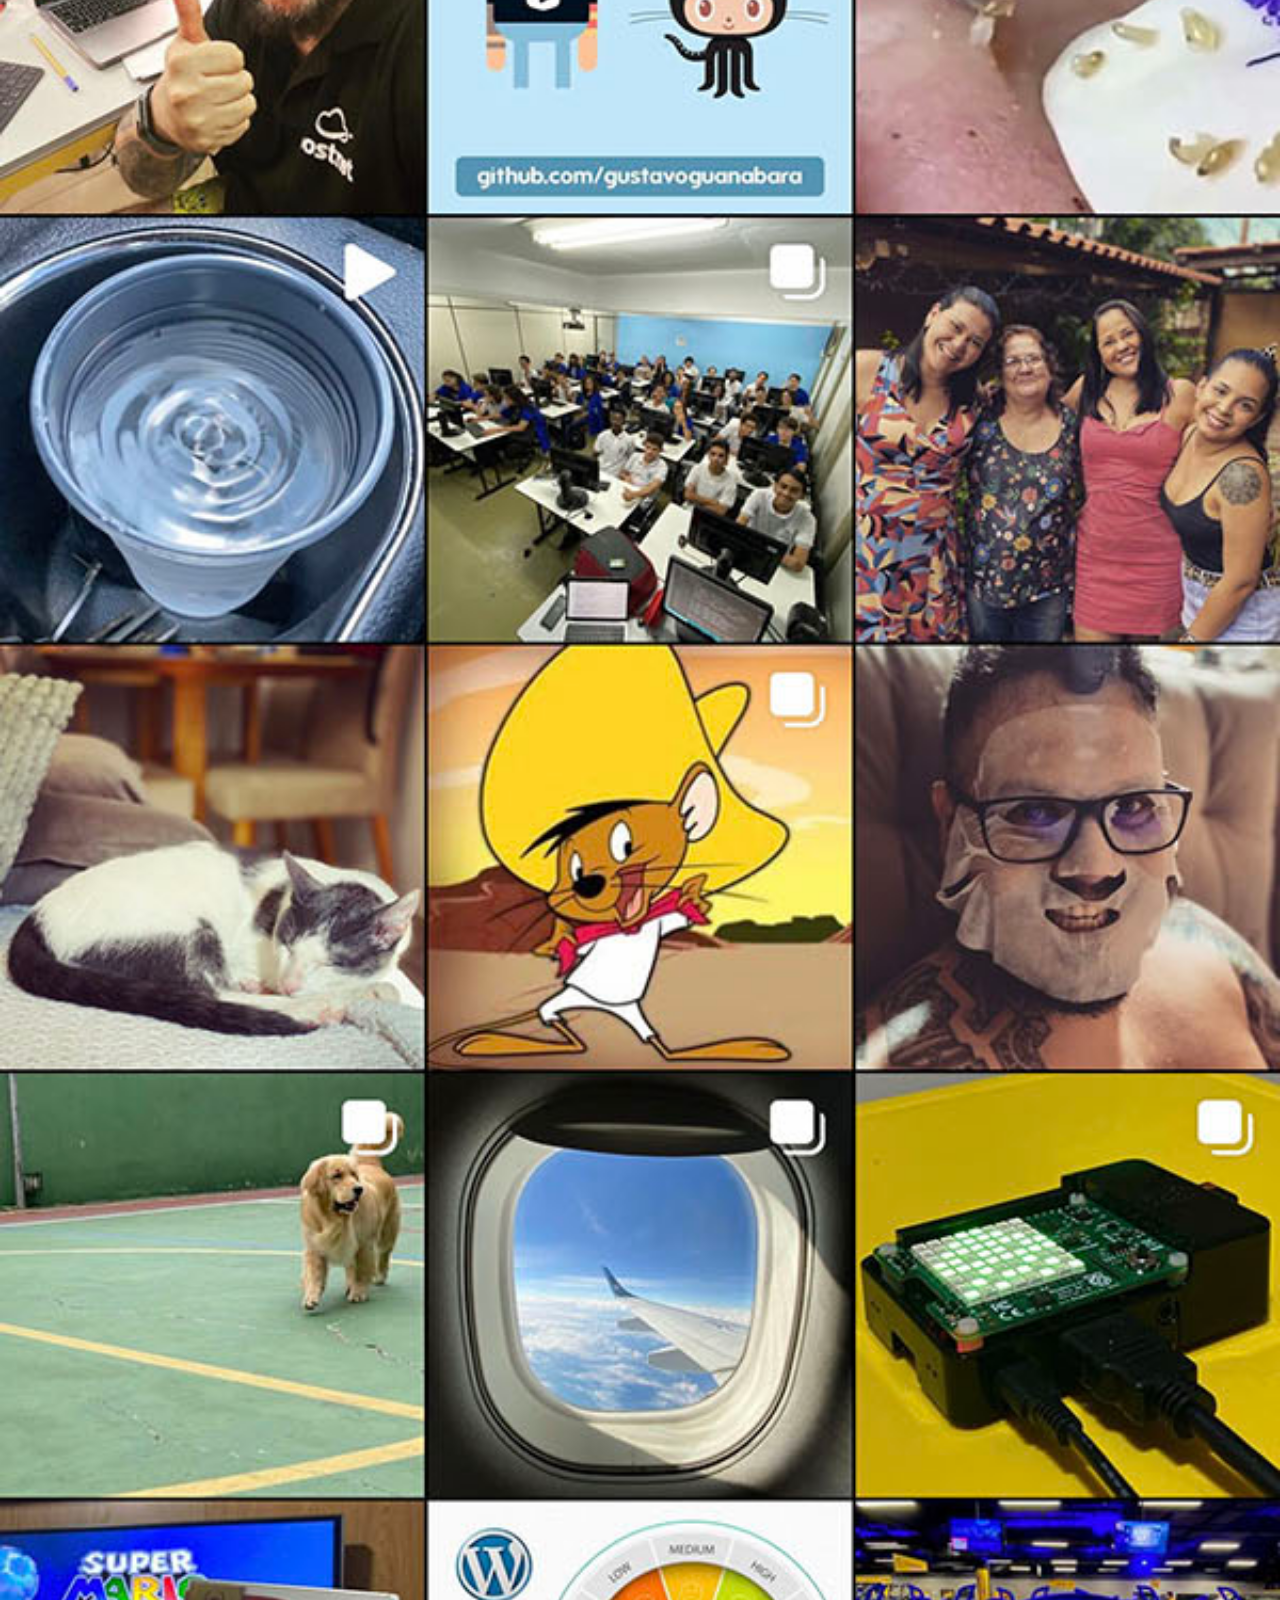
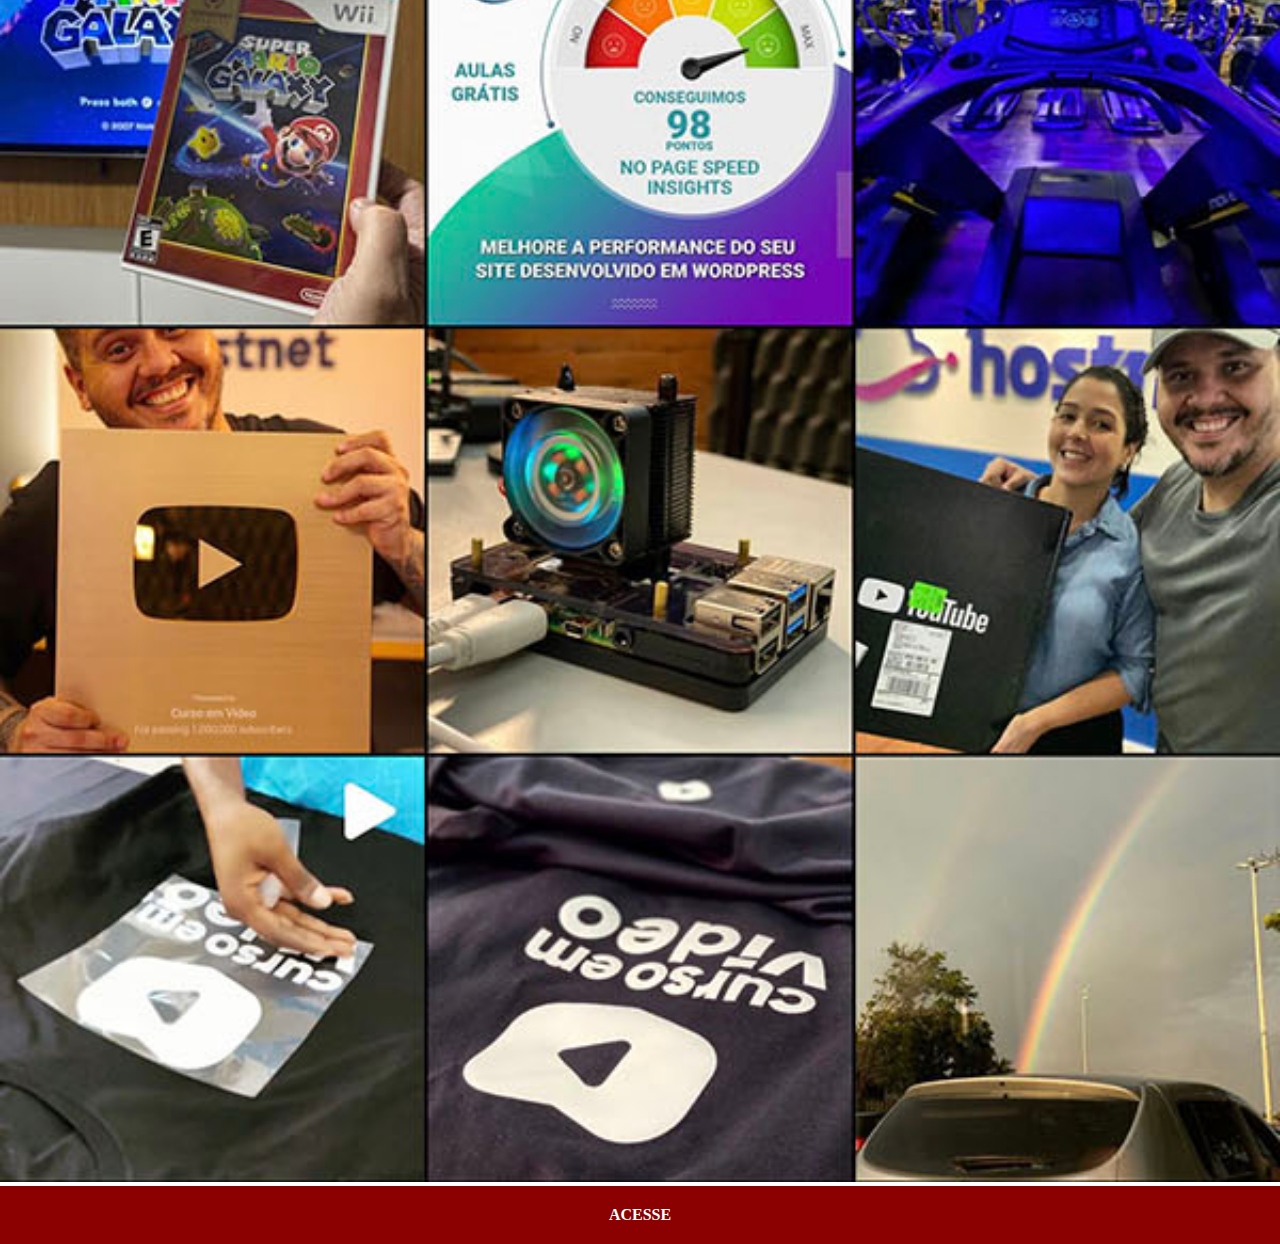
<file: insta.html>
<!DOCTYPE html>
<html lang="pt-br">
<head>
    <meta charset="UTF-8">
    <meta http-equiv="X-UA-Compatible" content="IE=edge">
    <meta name="viewport" content="width=device-width, initial-scale=1.0">
    <title>insta</title>
    <link rel="stylesheet" href="estilos/social.css">
</head>
<body>
    <img src="imagens/tela-instagram.jpg" alt="">
    <a href="#">ACESSE</a>
</body>
</html>
</file>
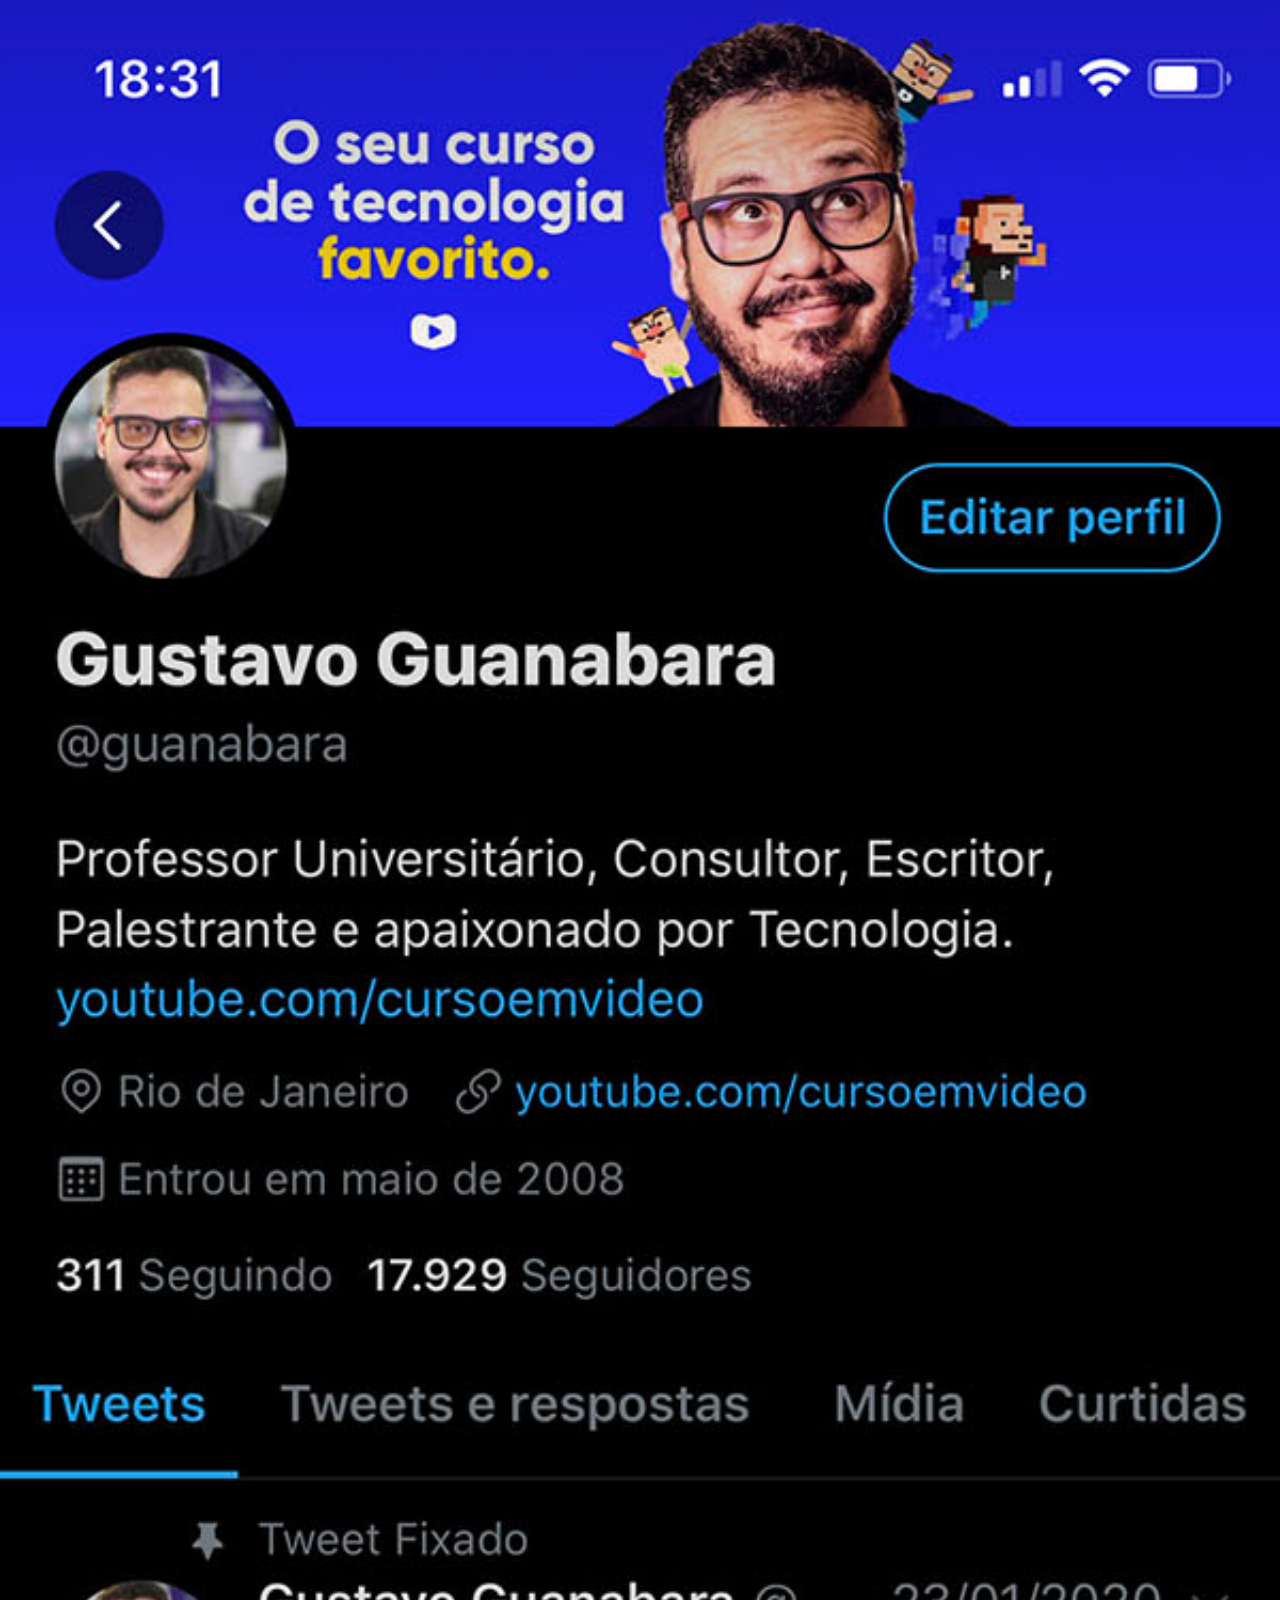
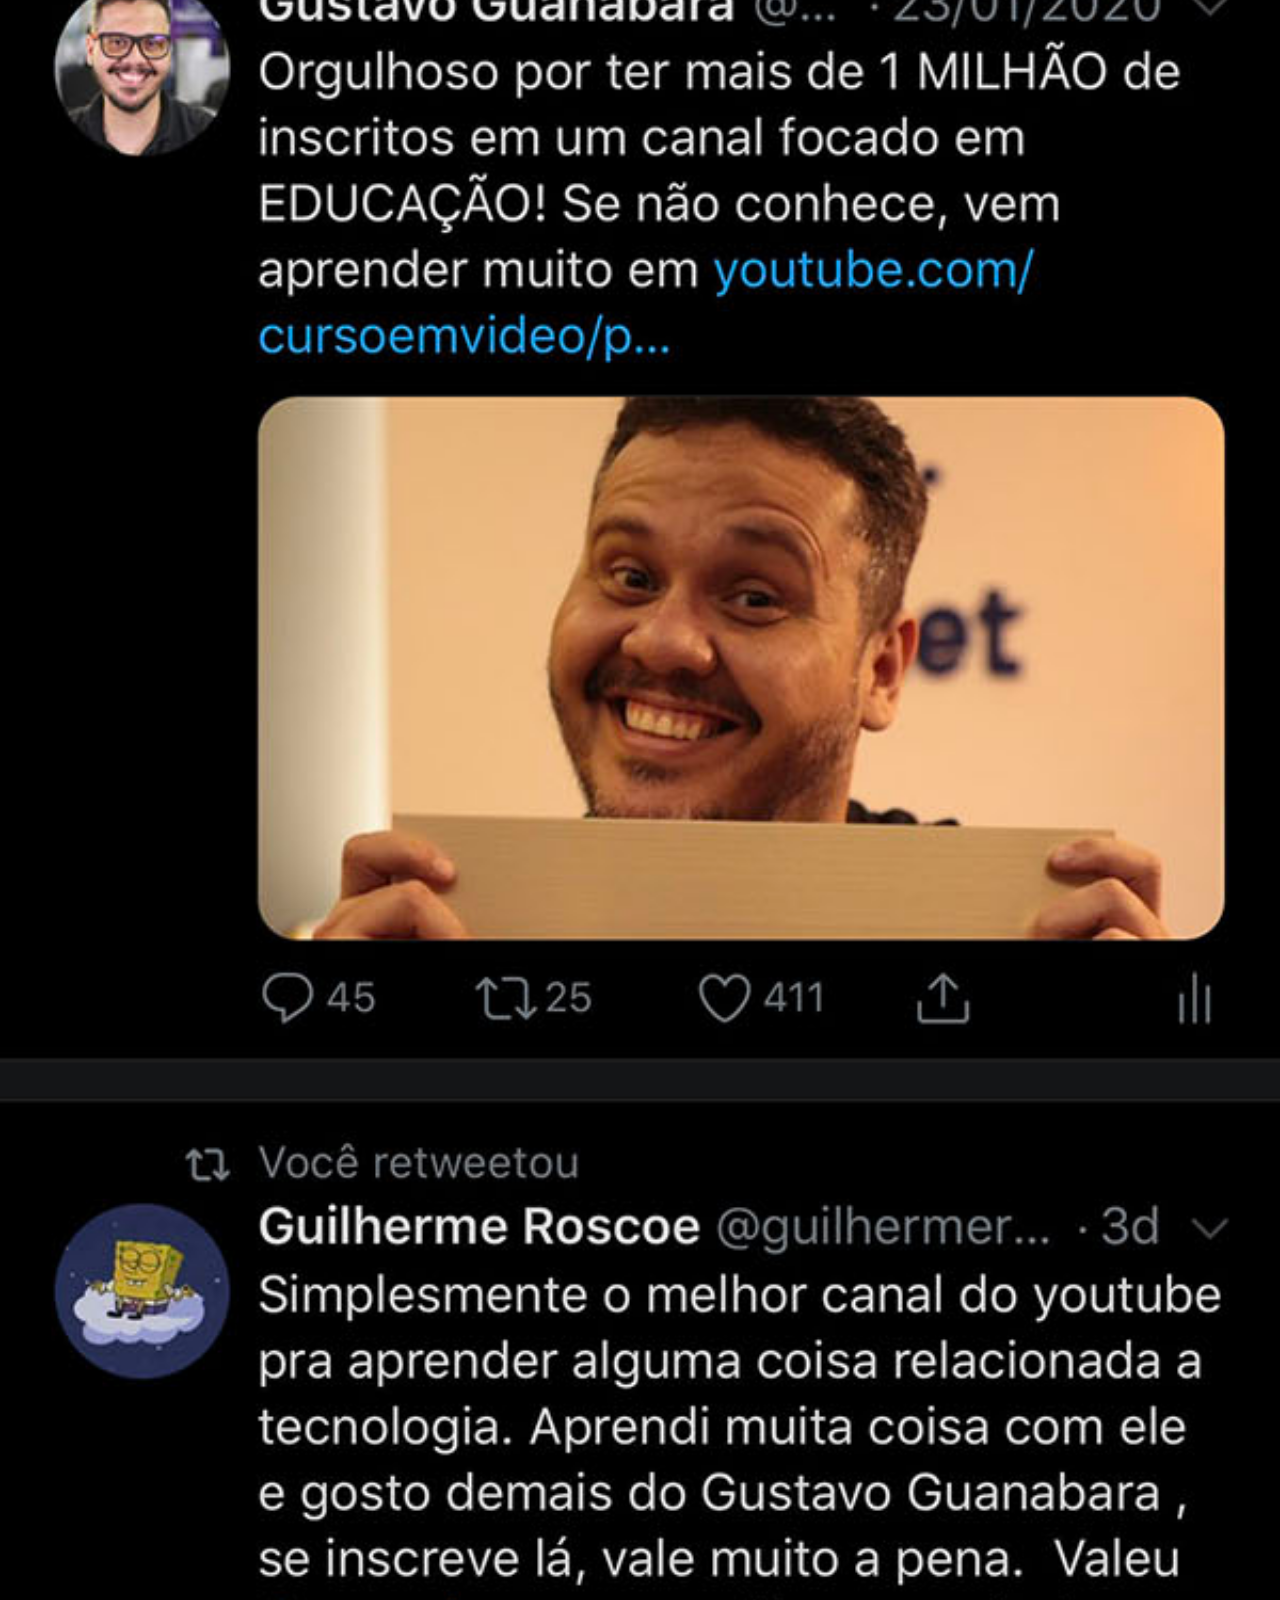
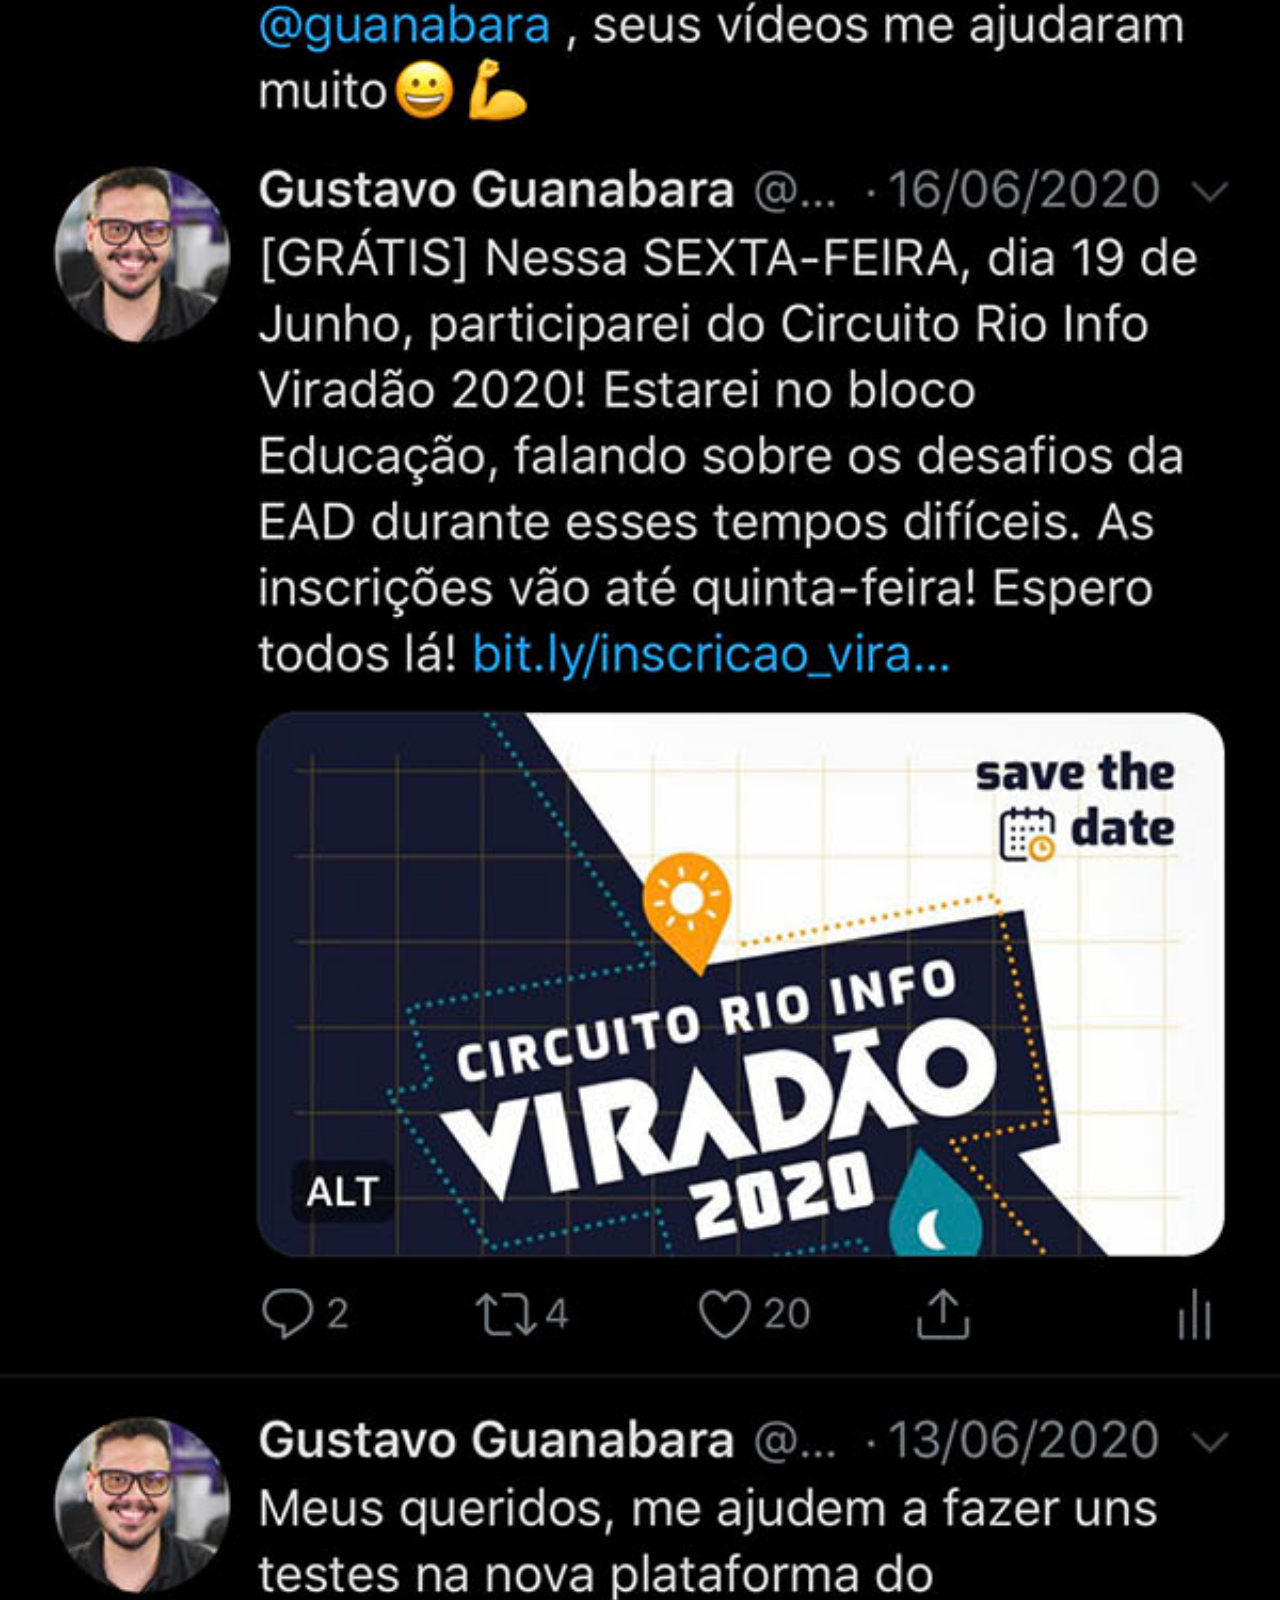
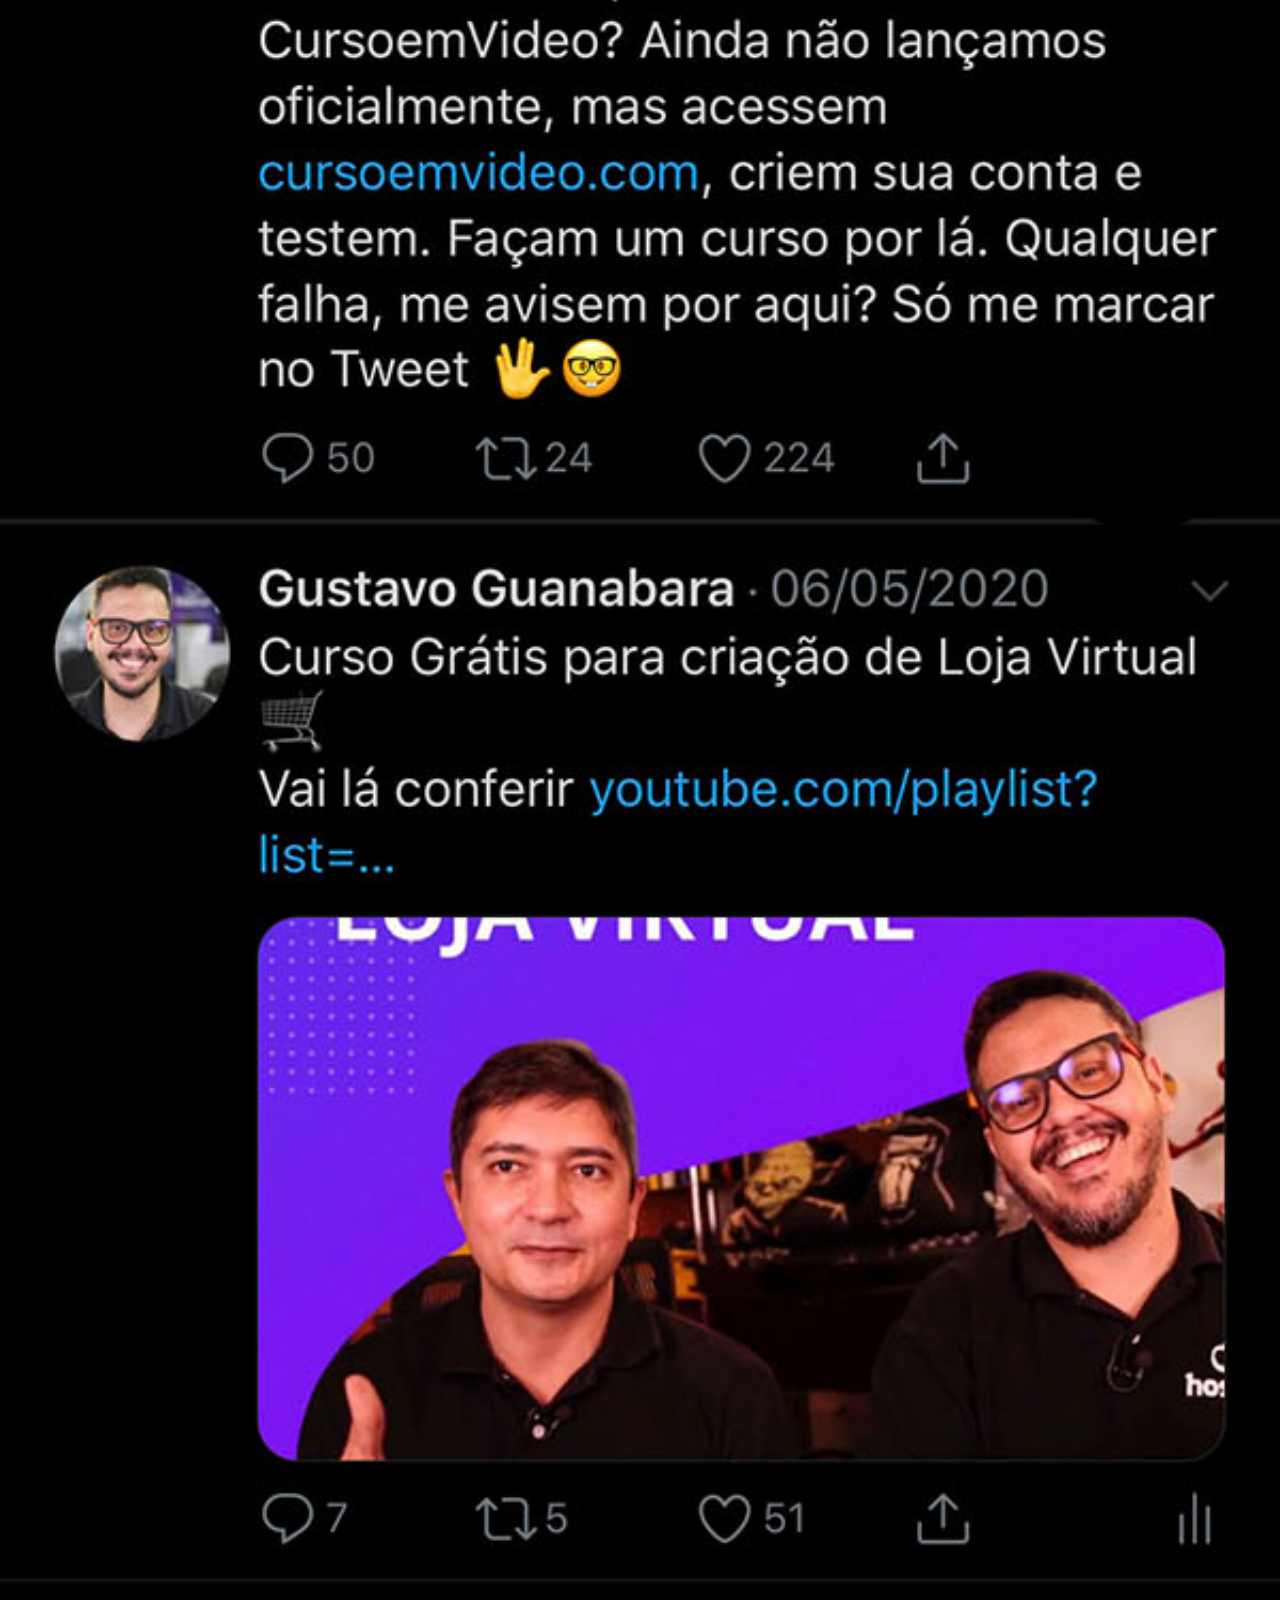
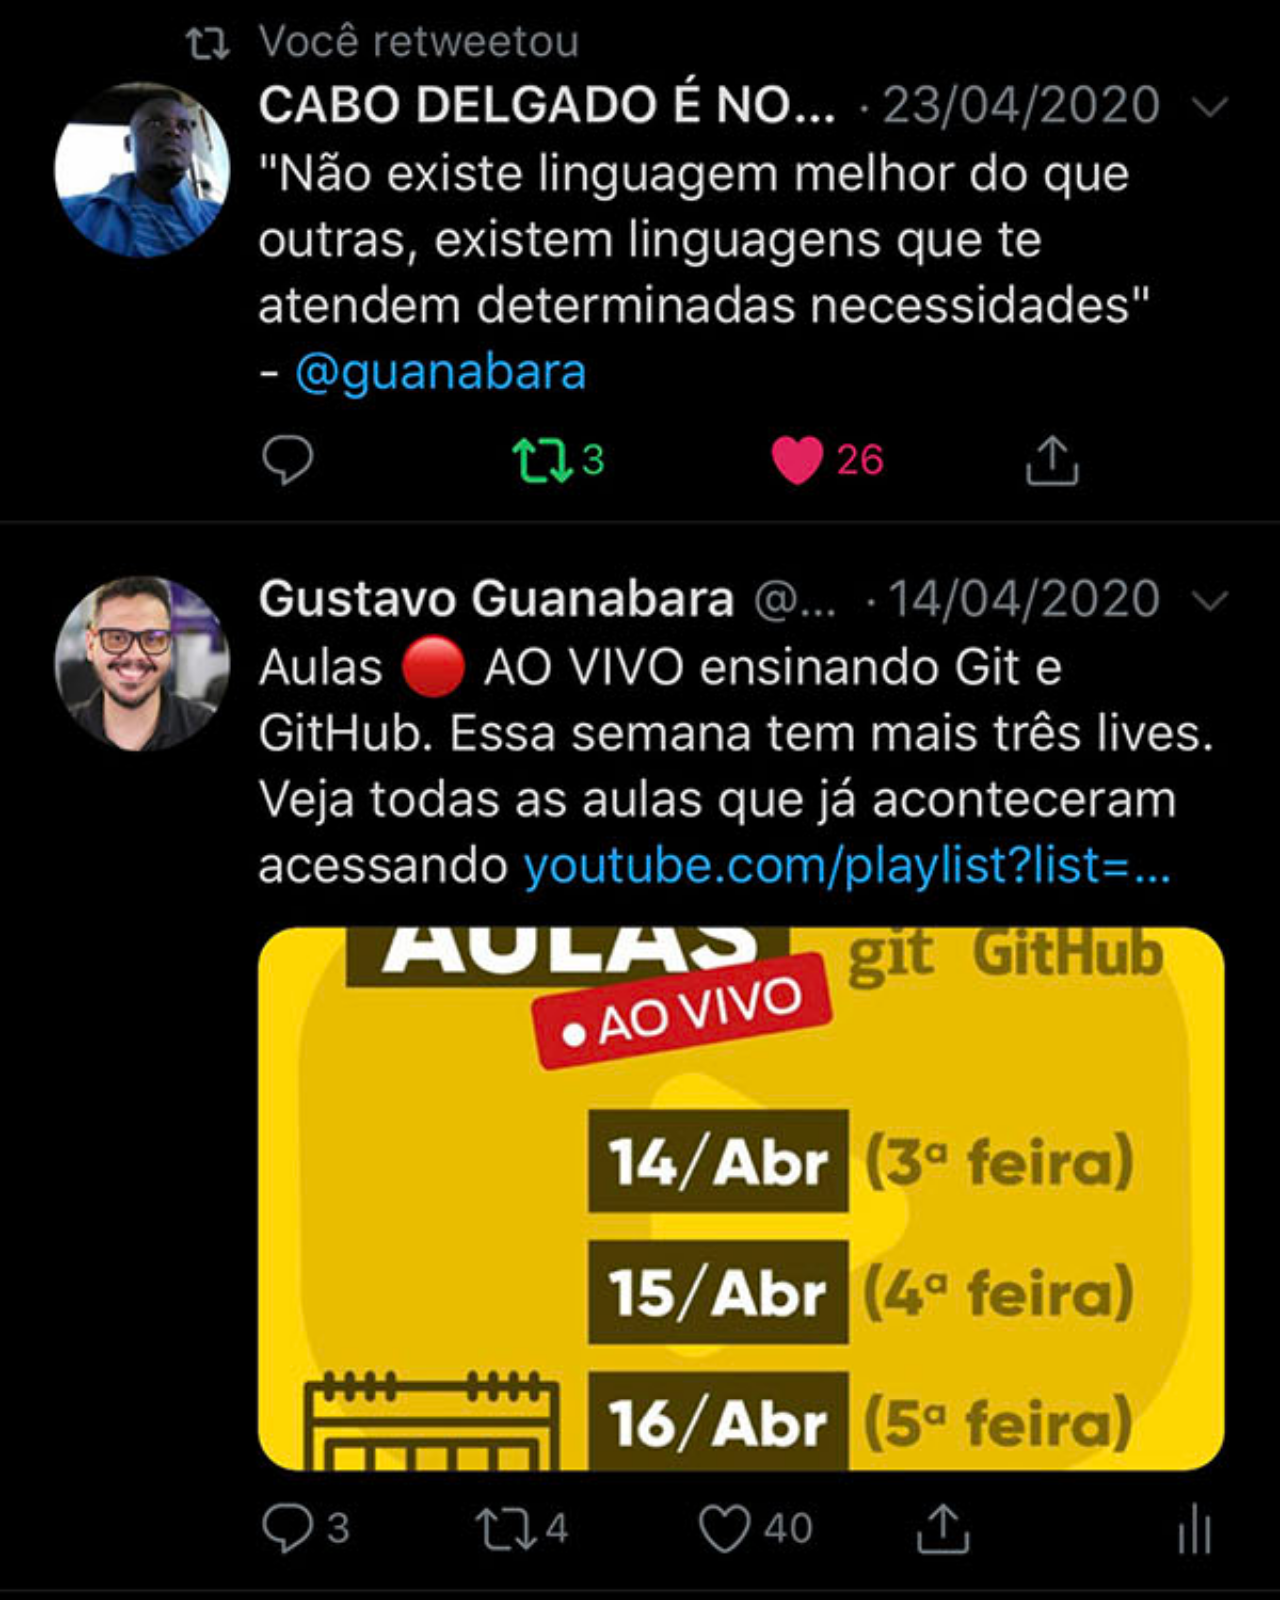
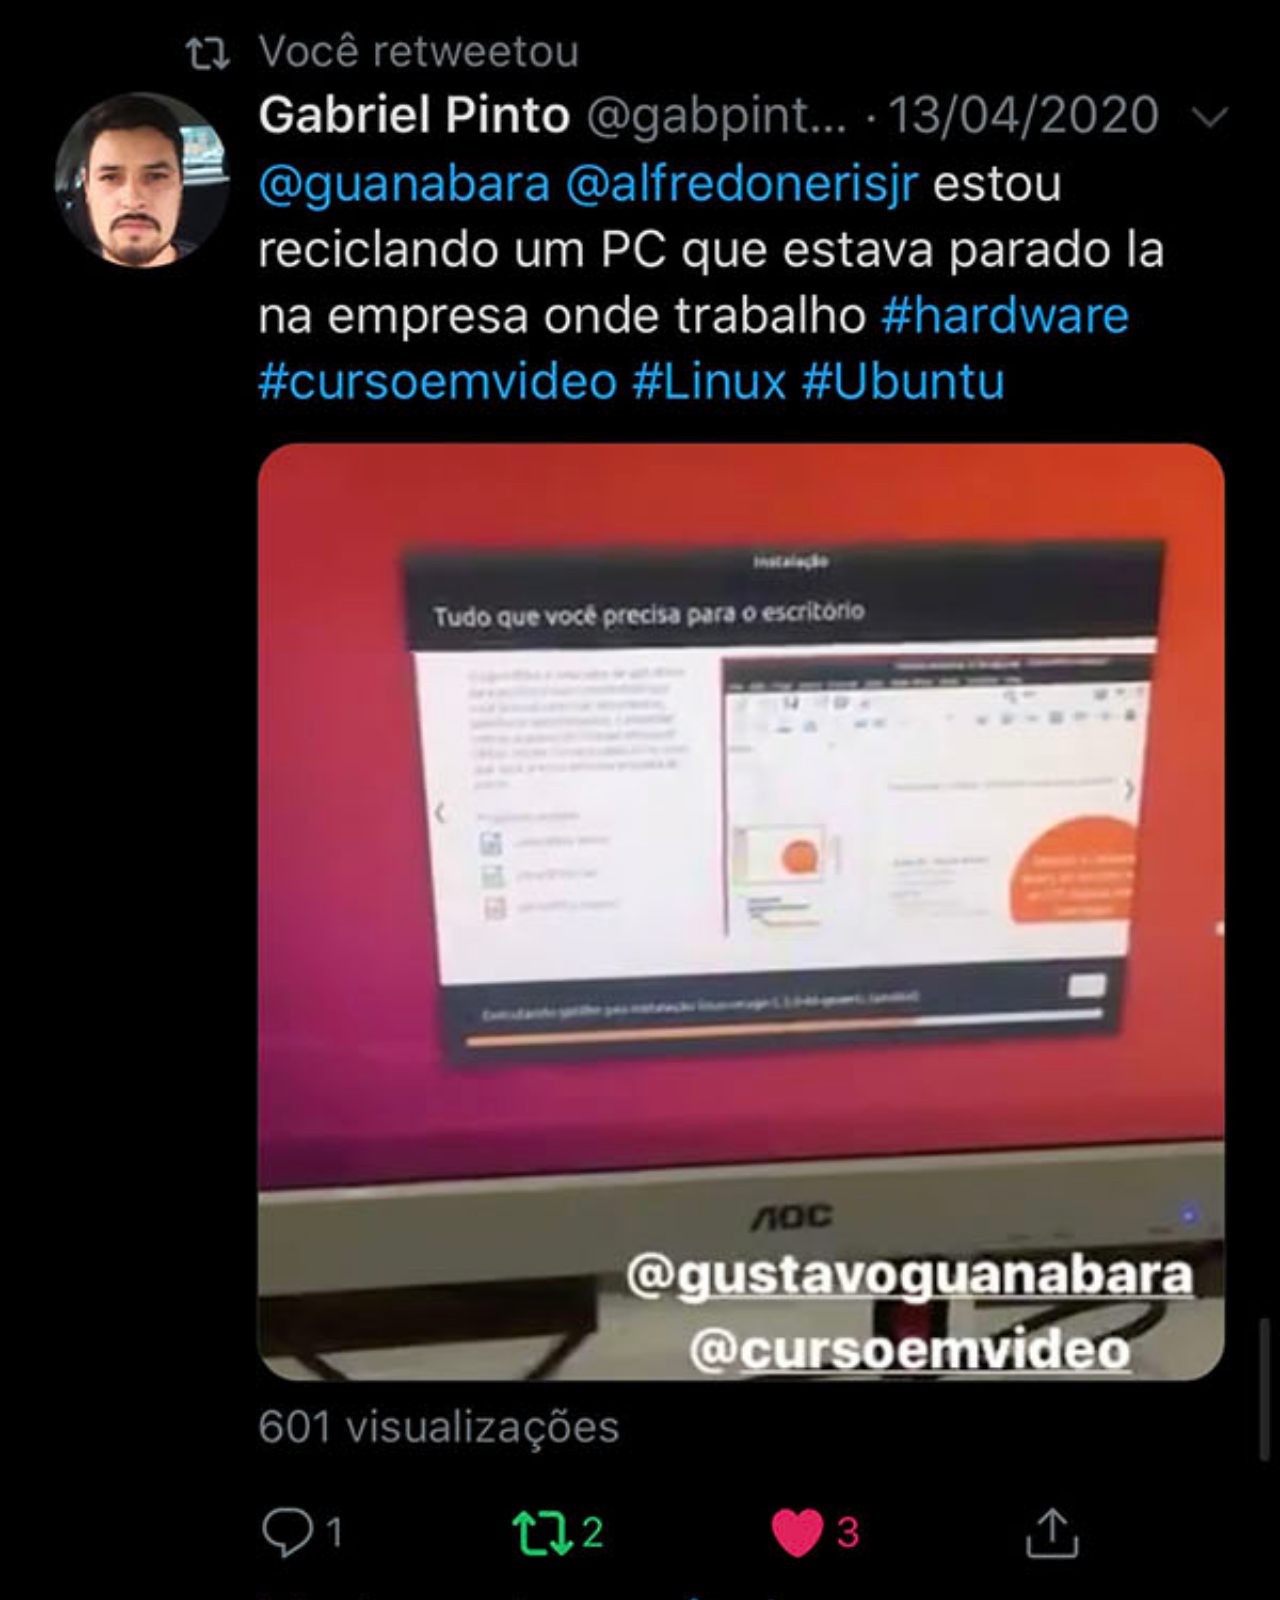
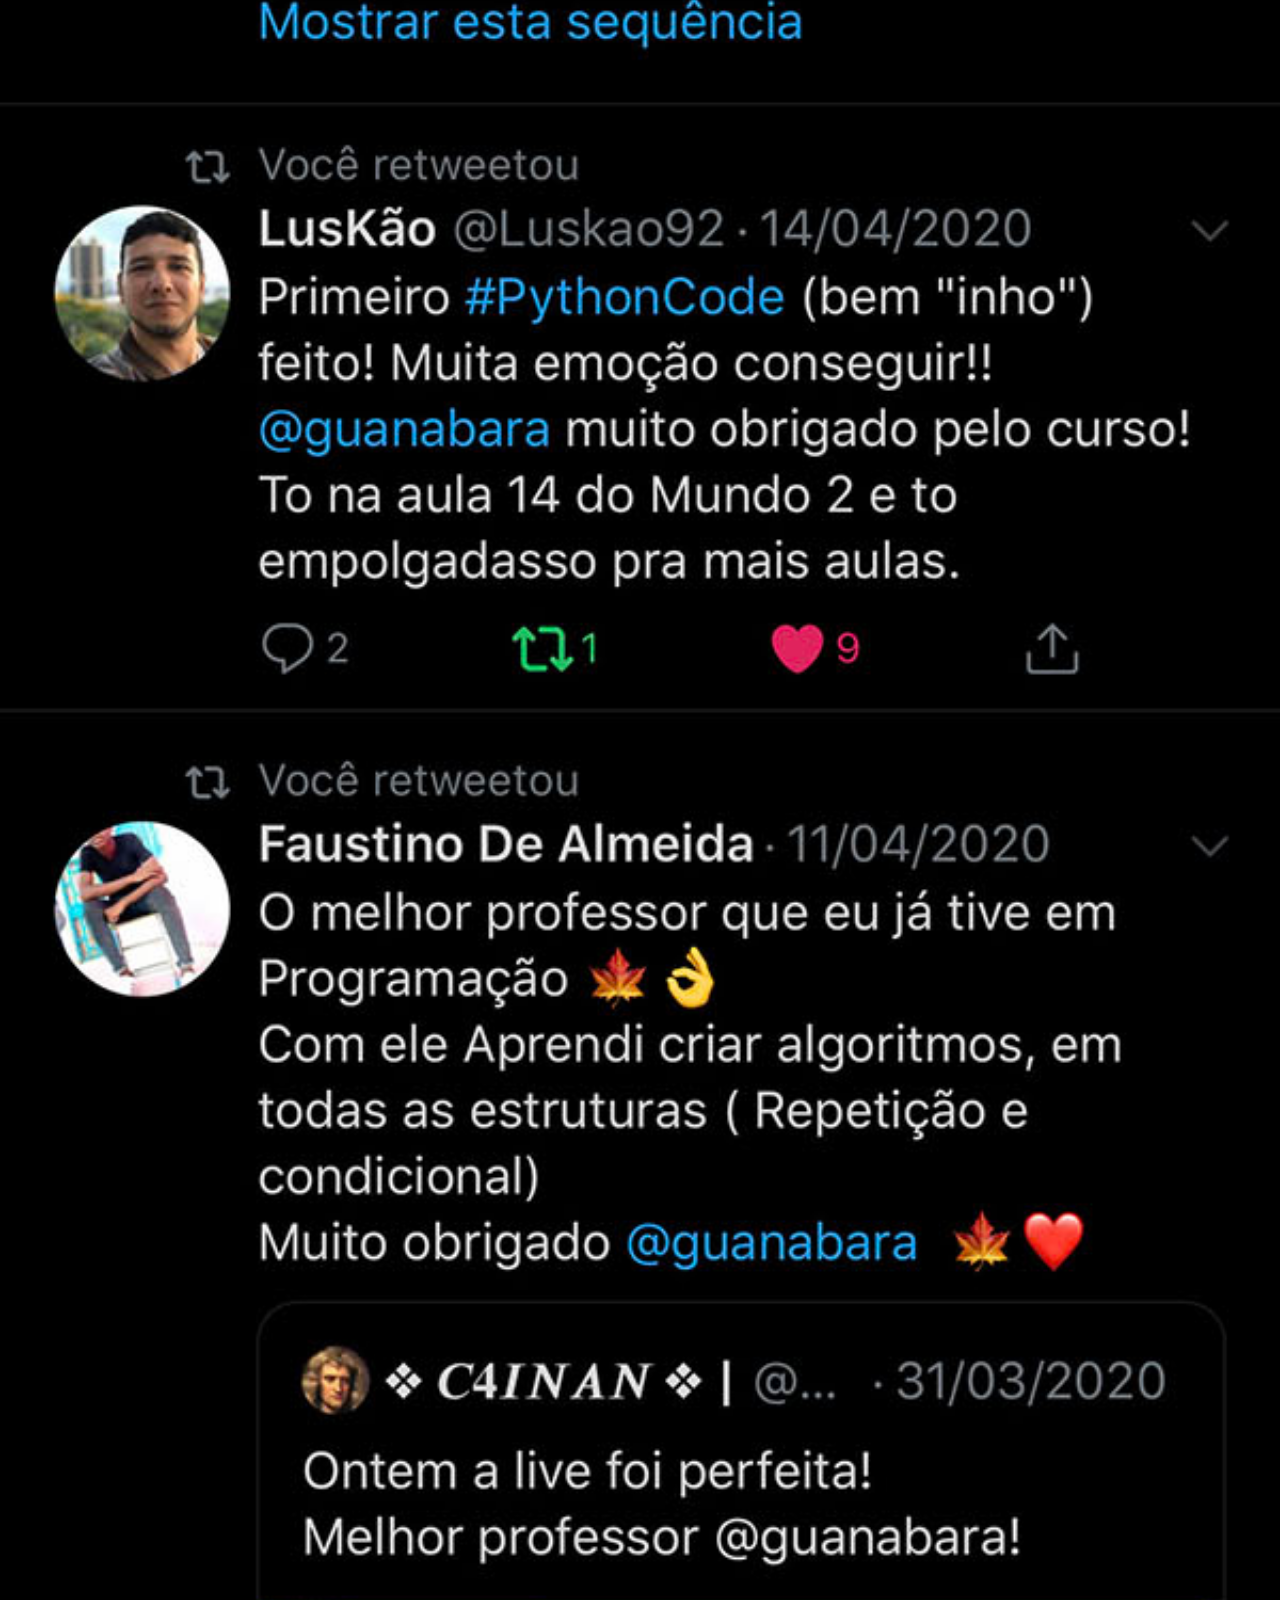
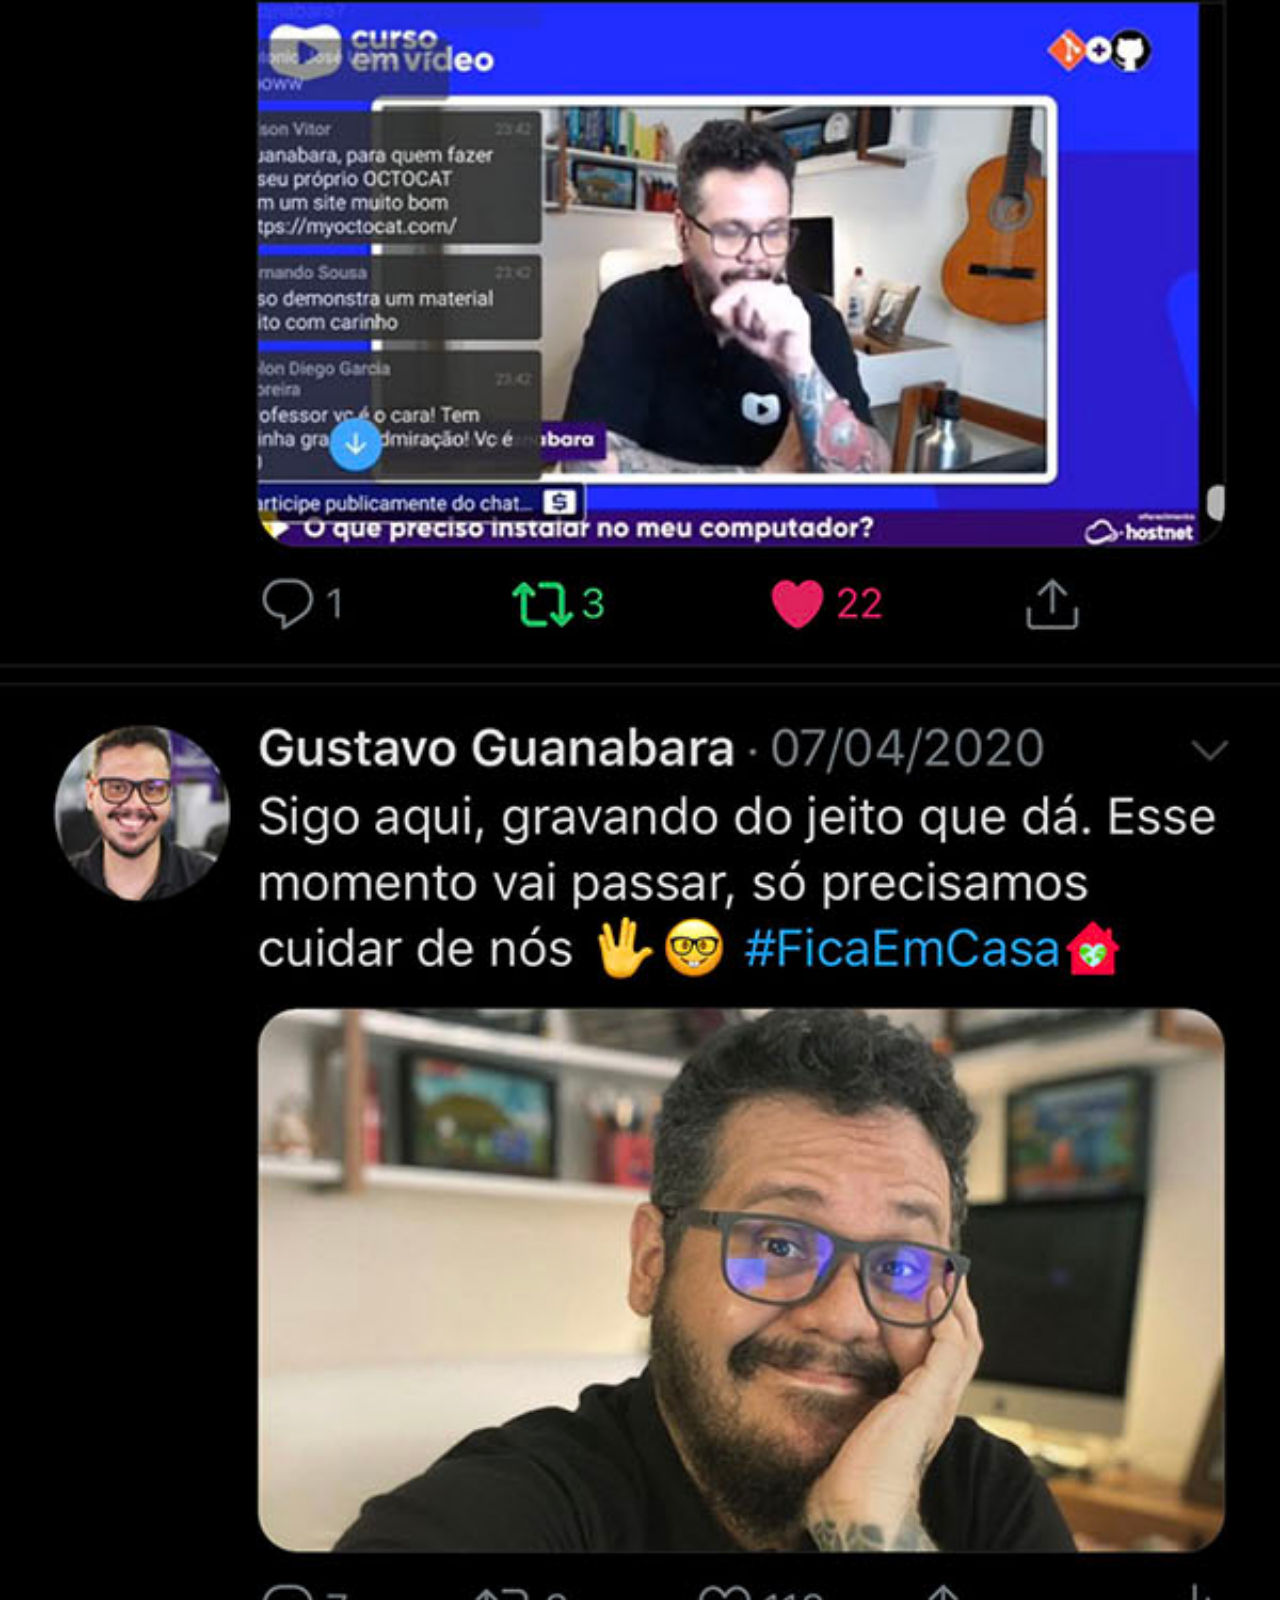
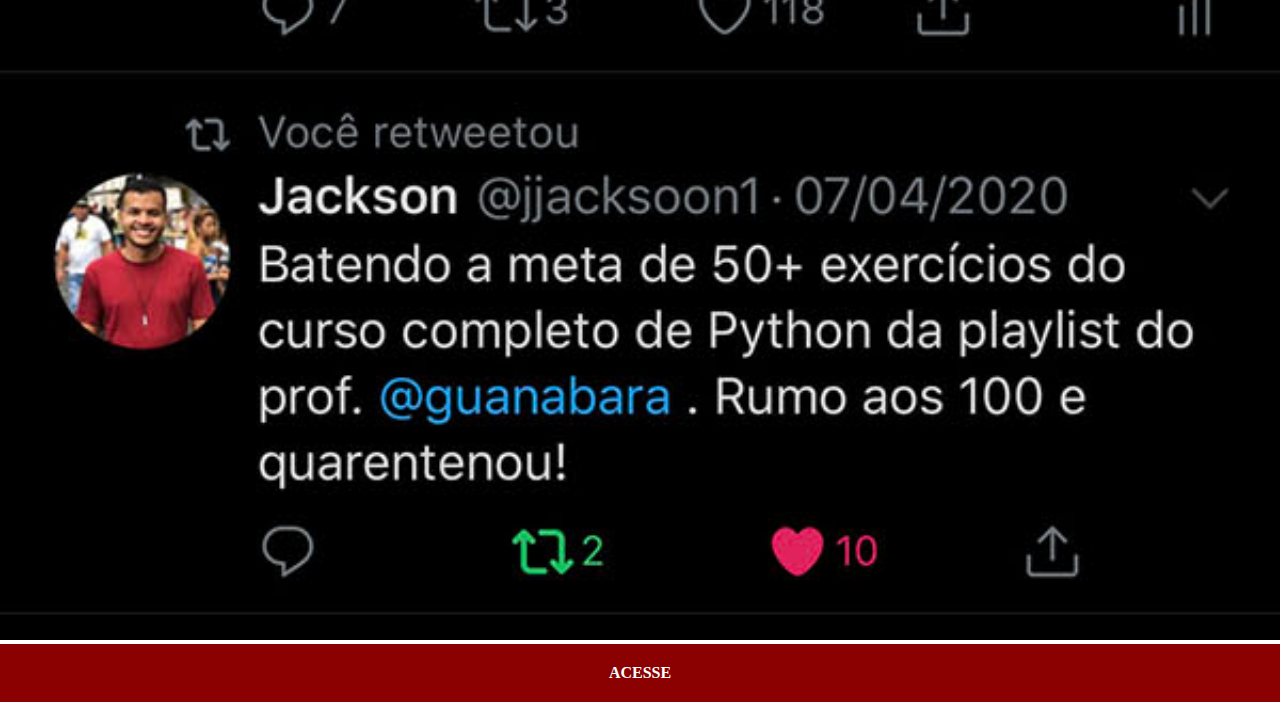
<file: tw.html>
<!DOCTYPE html>
<html lang="pt-br">
<head>
    <meta charset="UTF-8">
    <meta http-equiv="X-UA-Compatible" content="IE=edge">
    <meta name="viewport" content="width=device-width, initial-scale=1.0">
    <title>tw</title>
    <link rel="stylesheet" href="estilos/social.css">
</head>
<body>
    <img src="imagens/tela-twitter.jpg" alt="">
    <a href="#">ACESSE</a>
</body>
</html>
</file>
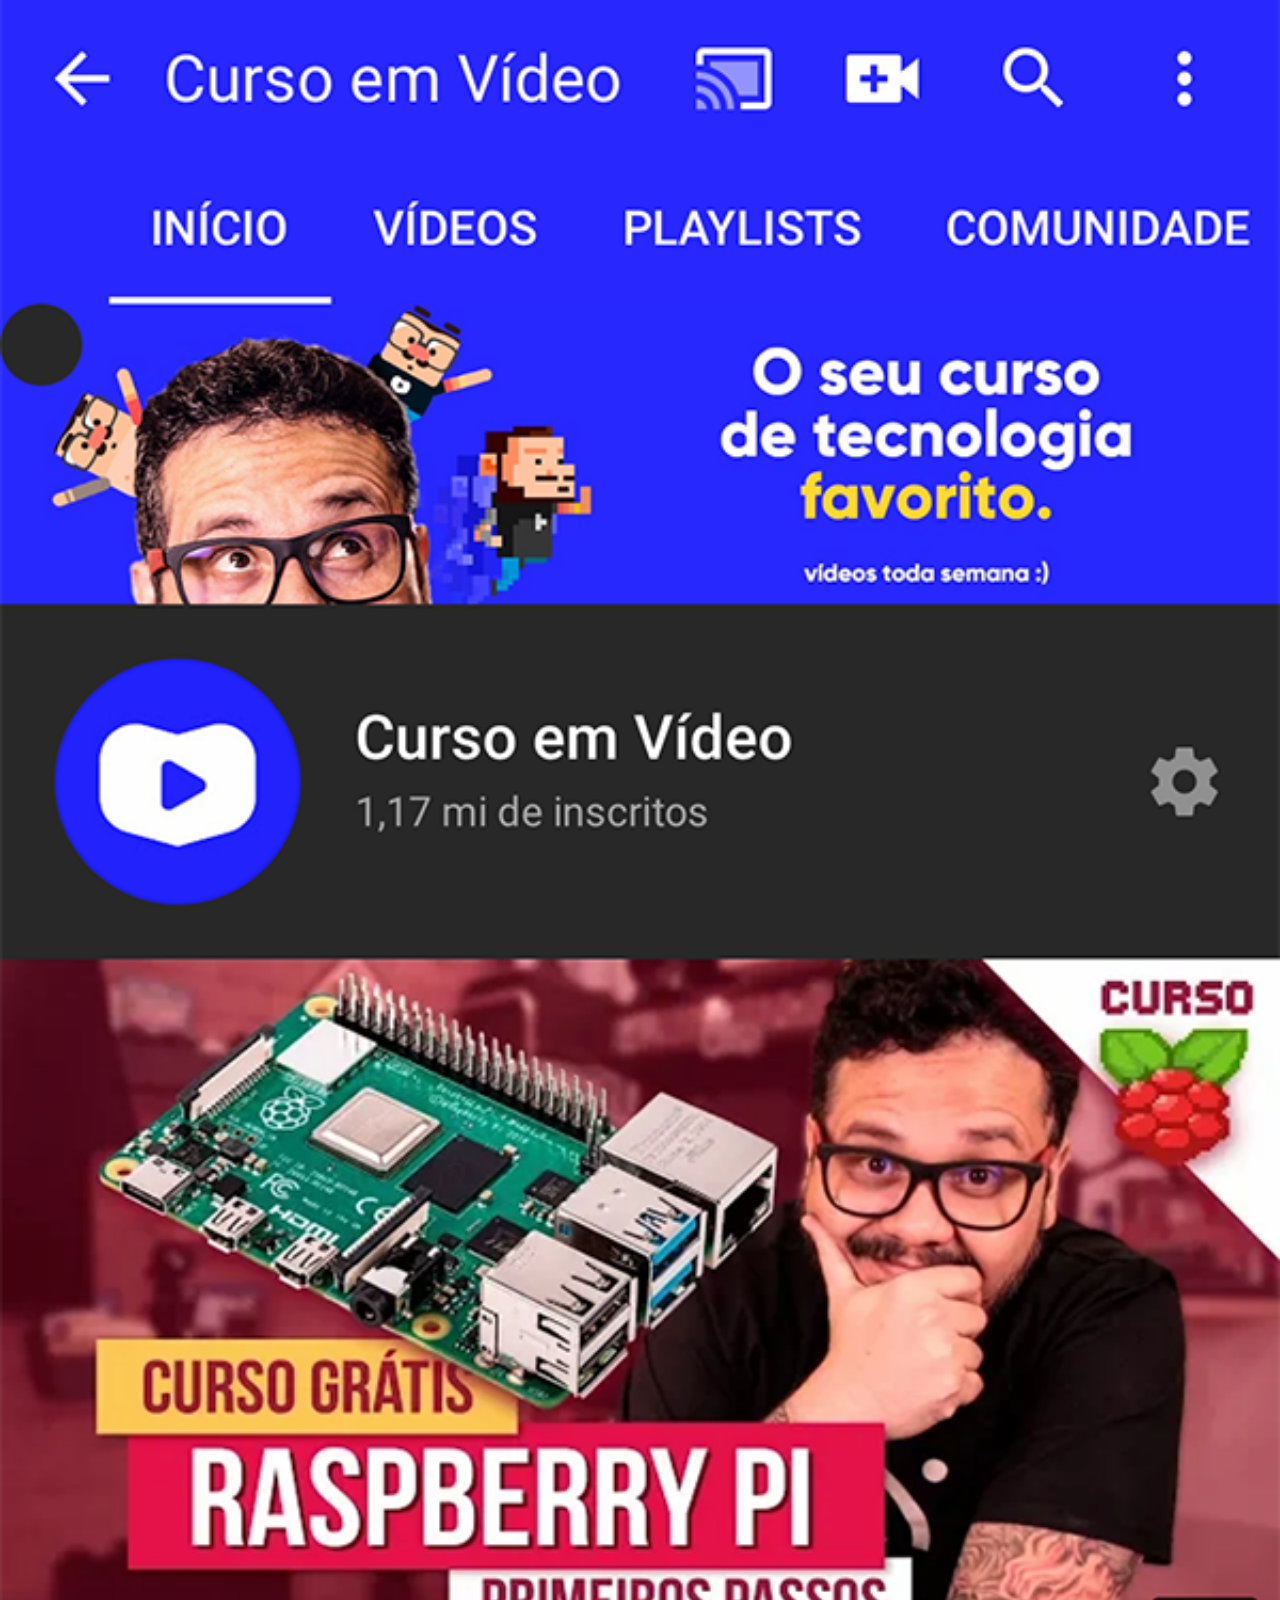
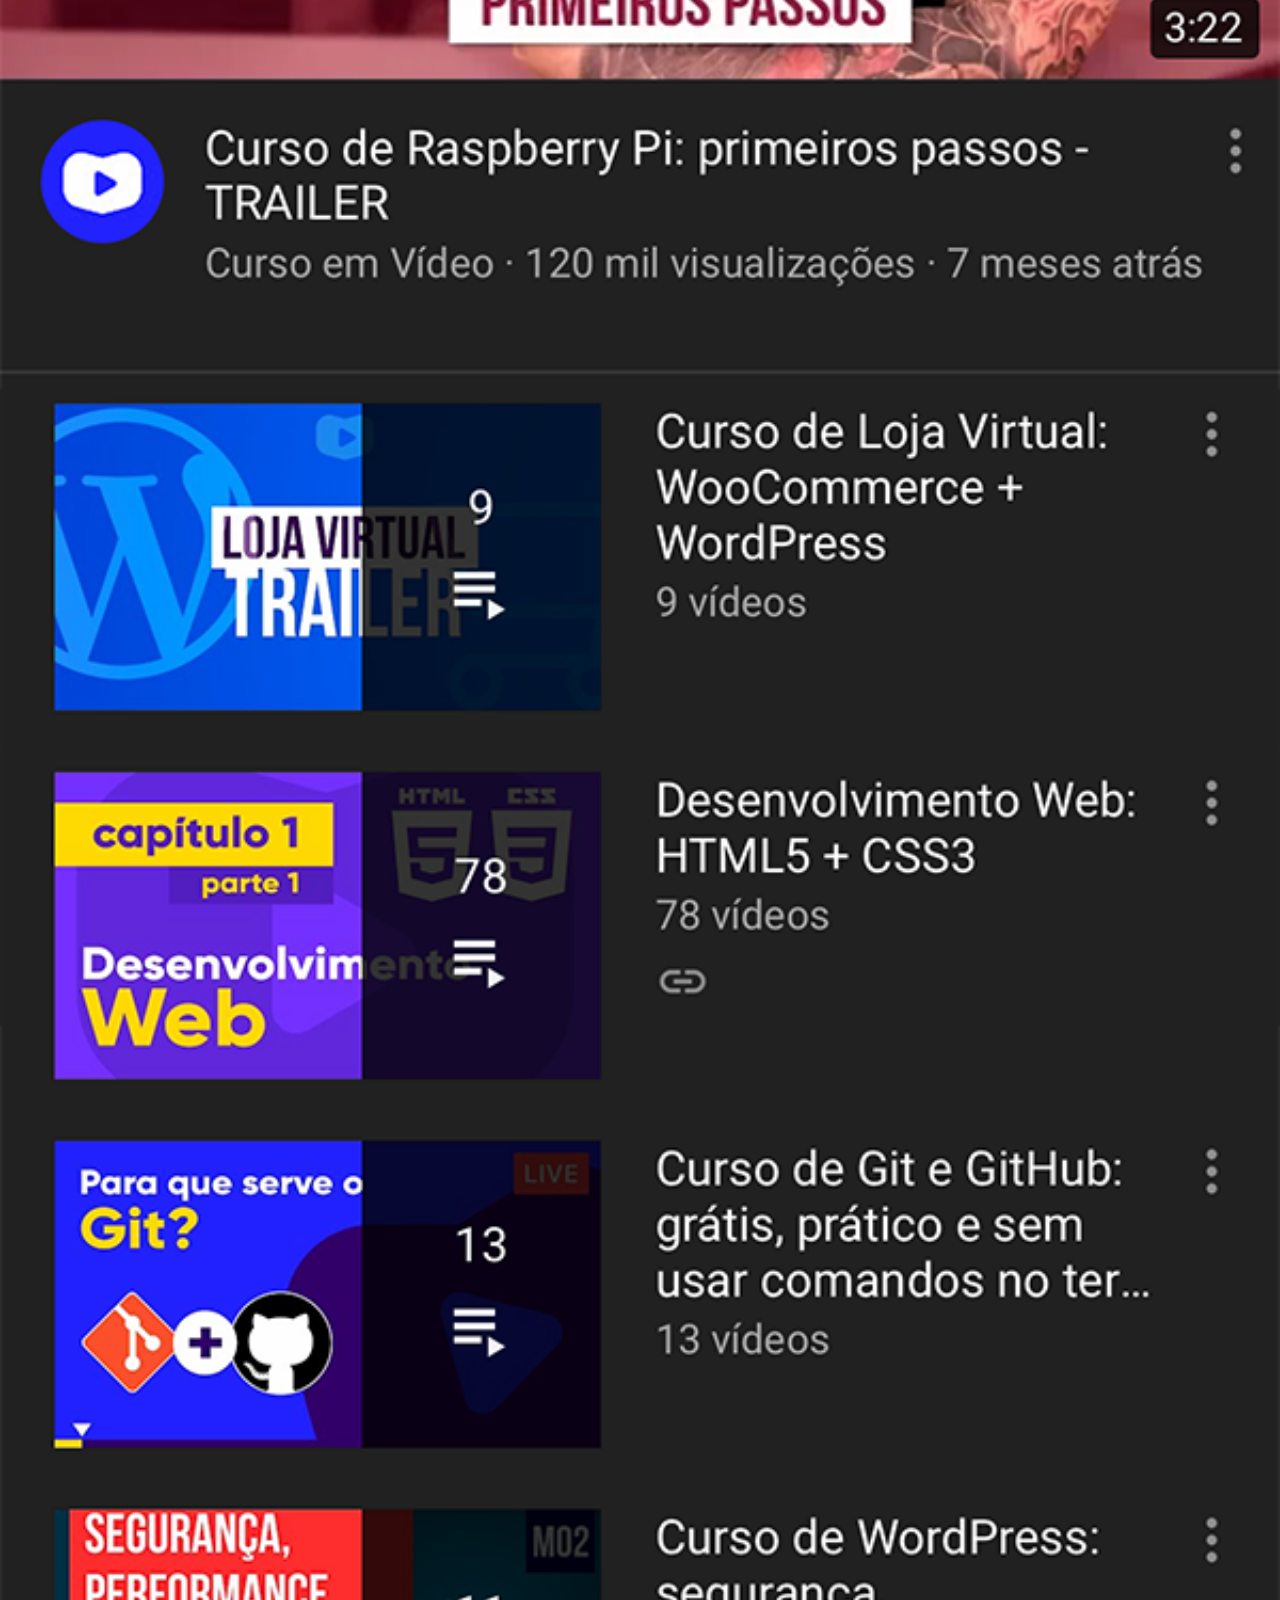
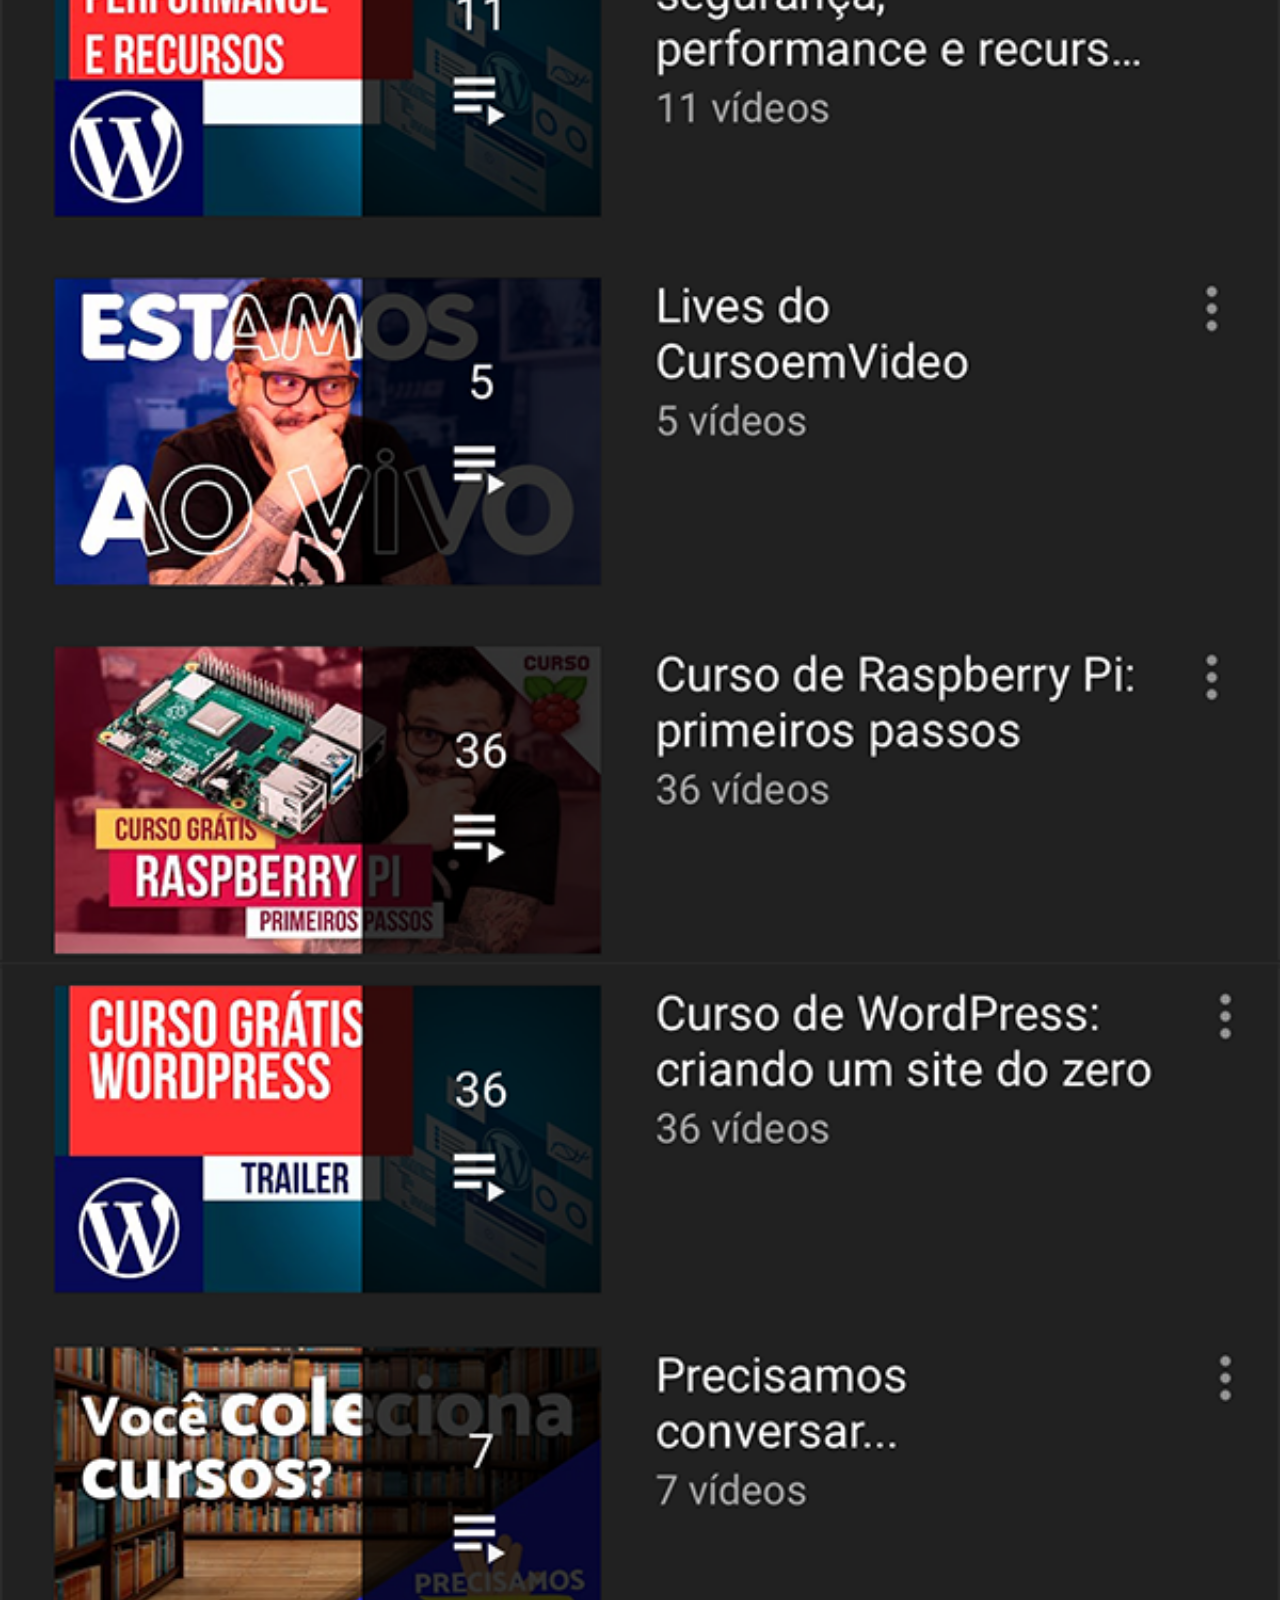
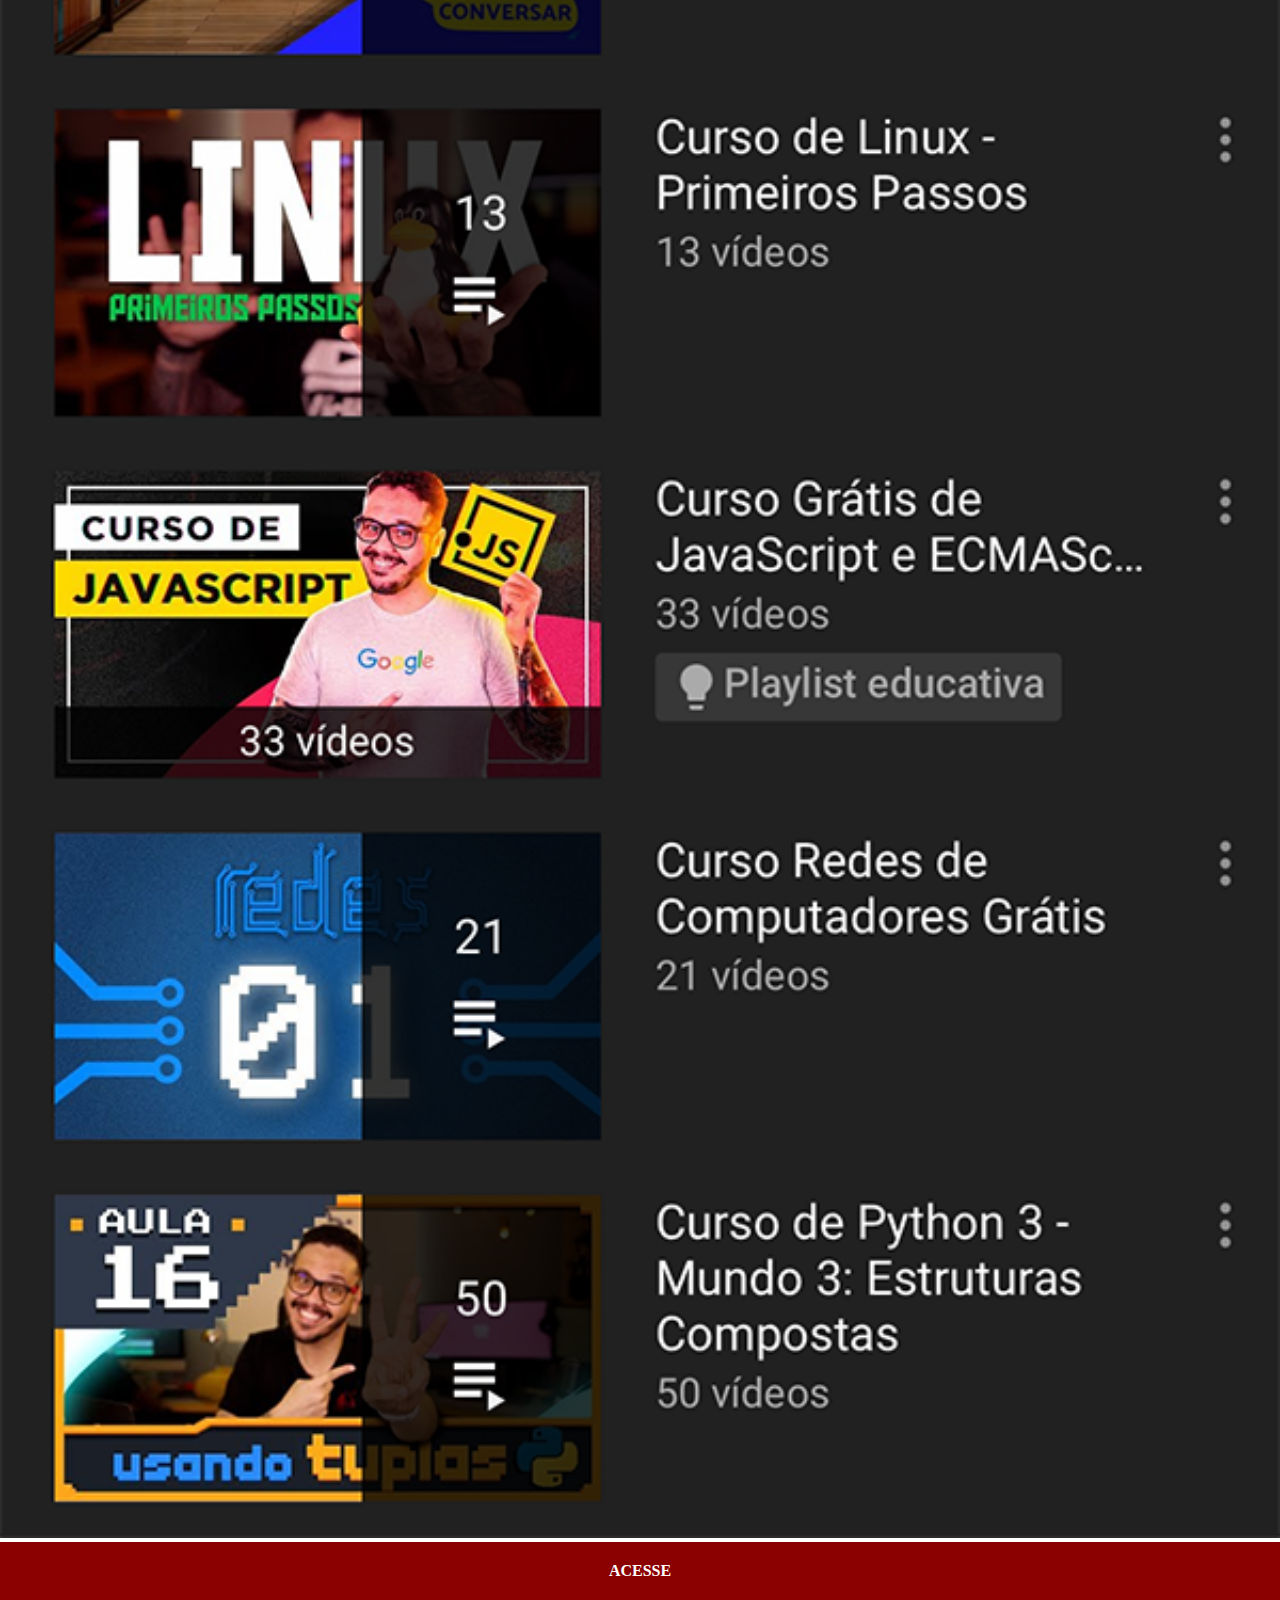
<file: youtube.html>
<!DOCTYPE html>
<html lang="pt-br">
<head>
    <meta charset="UTF-8">
    <meta http-equiv="X-UA-Compatible" content="IE=edge">
    <meta name="viewport" content="width=device-width, initial-scale=1.0">
    <link rel="stylesheet" href="estilos/social.css">
    <title>youtube</title>

</head>
<body>
    <img src="imagens/tela-youtube.png" alt="youtube">
    <a href="https://youtu.be/ar5UB2MxraE">ACESSE</a>
</body>
</html>
</file>
<file: estilos/style.css>
@charset "utf-8";

*{
    margin: 0px;
    padding: 0px;
    font-family: Arial, Helvetica, sans-serif;
}
::-webkit-scrollbar{
    width: 0px;
    height: 0px;
}
html, body {
    height: 100vh;
    width: 100vw;
    background-color: black;
}
body{
    background: url('../imagens/fundo-madeira.jpg') no-repeat
    top center;
    background-size: cover;
    background-attachment: fixed;
}
main {
    position: relative;
    height: 100vh;

}
section#telefone{
    position: absolute;
    top: 50%;
    left: 50%;
    transform: translate(-50%, -50%);

    height: 627px;
    width: 311px;


    background:url('../imagens/frame-iphone.png');
}
iframe#tela{
    position: relative;
    top: 80px;
    left: 22px;
    width: 267px;
    height: 471px;
}
section#redes-sociais{
    text-align: right;
}
section#redes-sociais img{
    width: 50px;
    margin: 10px;
    border-radius: 50%;
    box-shadow: 2px 2px 4px rgba(0, 0, 0, 0.34);
    box-sizing: border-box;
}
section#redes-sociais img:hover{
    border: 1px solid rgba(255, 255, 255, 0.489);
    transform: translate(-3px, -3px);
    box-shadow: 5px 5px 10px rgba(0, 0, 0, 0.605);
    transition: transform .2s;
}
</file>
<file: estilos/social.css>
@charset "utf-8";

*{
    margin: 0px;
    padding: 0px;
}
::-webkit-scrollbar{
    width: 0px;
    height: 0px;
}
a{
    display: block;
    background-color: darkred;
    padding: 20px;
    text-align: center;
    font-weight: bold;
    text-decoration: none;
    color: white;
}
img{
    width: 100vw;
}
a:hover{
    background-color: red;
}
</file>
